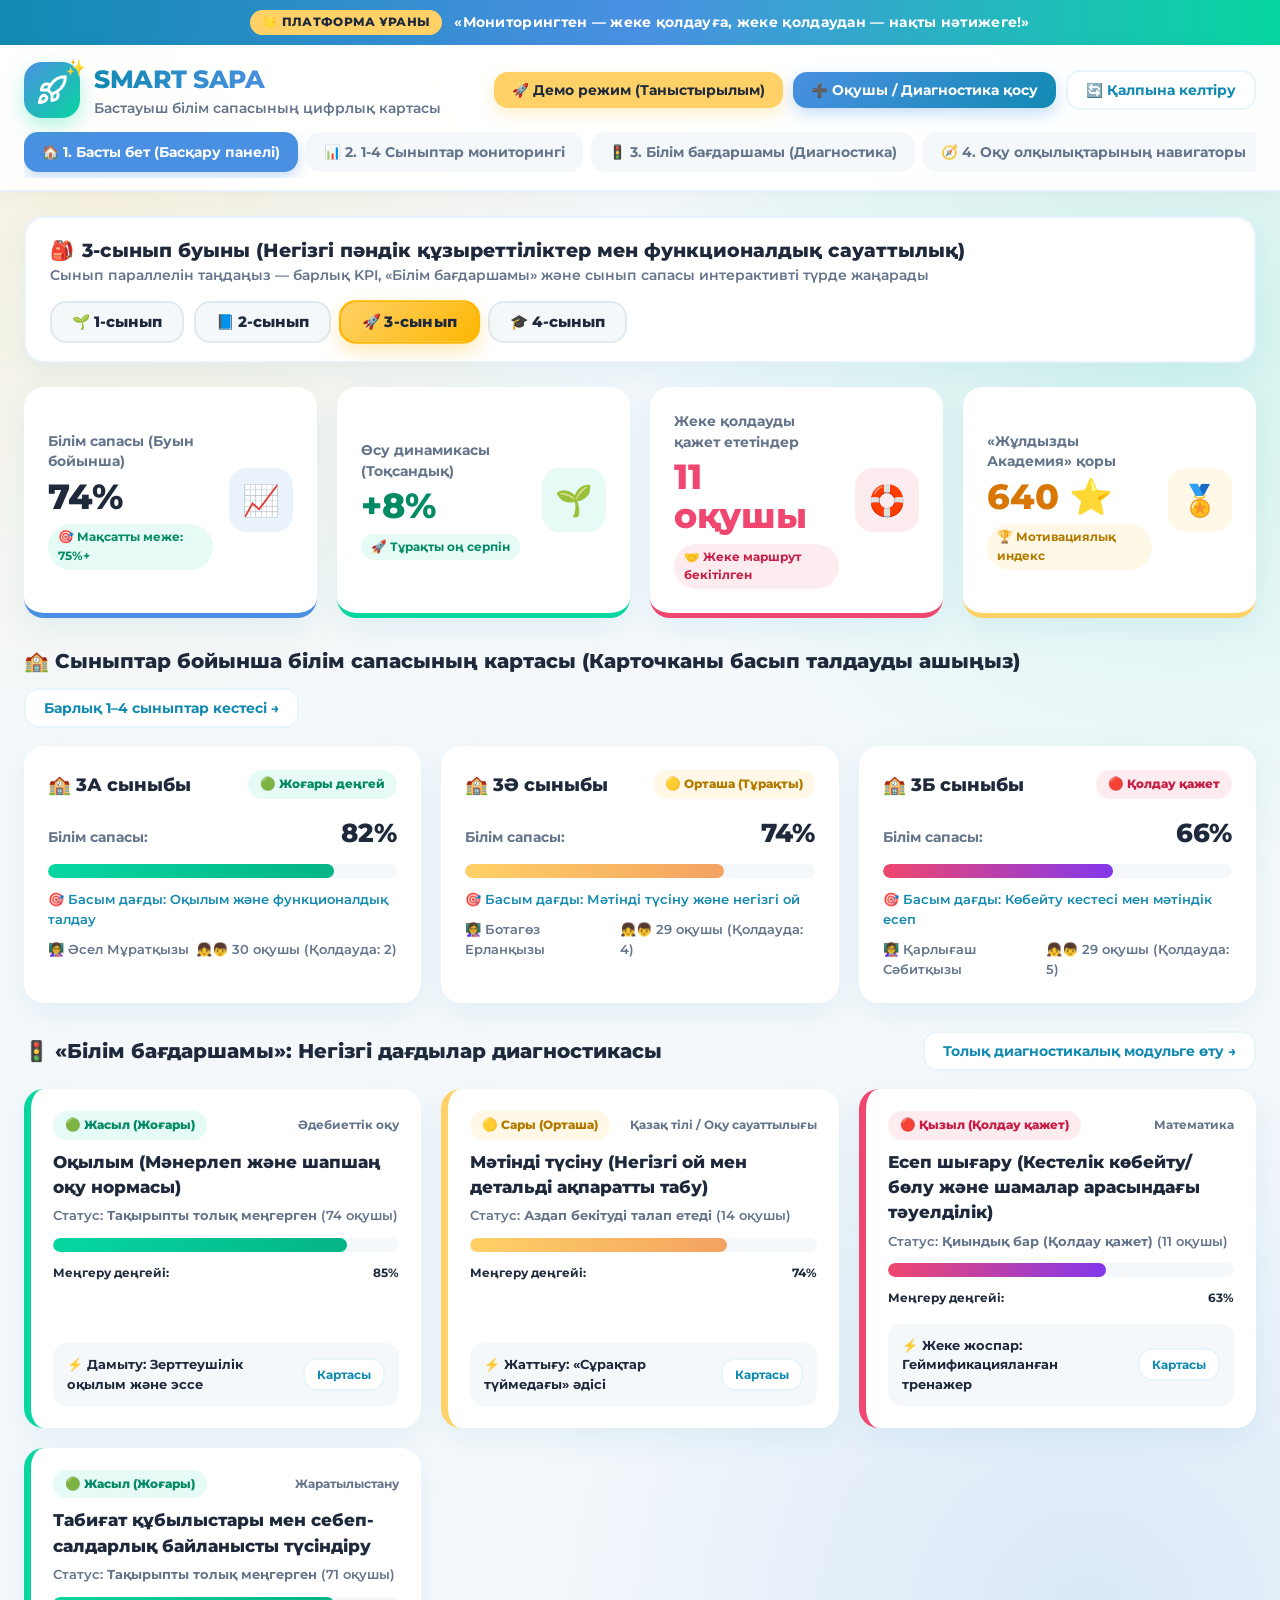
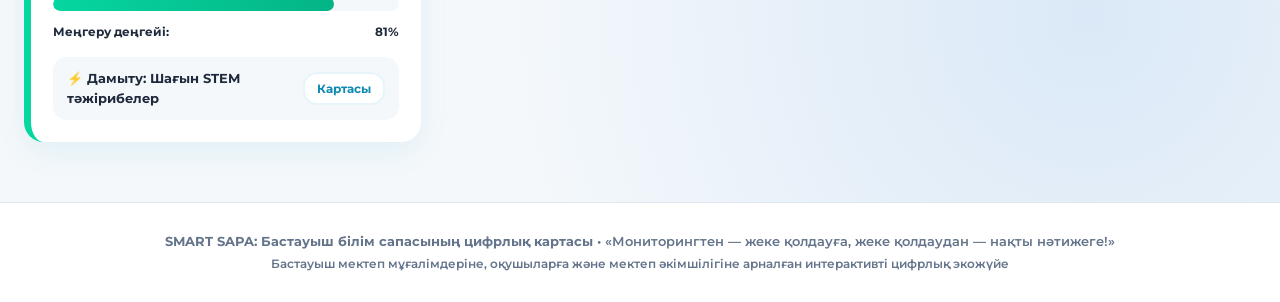
<file: index.html>
<!DOCTYPE html>
<html lang="kk">
<head>
  <meta charset="UTF-8" />
  <meta name="viewport" content="width=device-width, initial-scale=1.0" />
  <title>SMART SAPA — Бастауыш білім сапасының цифрлық картасы</title>
  <link rel="stylesheet" href="style.css" />
</head>
<body>

  <!-- ЖОҒАРҒЫ ҰРАН ЖОЛАҒЫ -->
  <div class="slogan-bar">
    <span class="slogan-badge">🌟 Платформа ұраны</span>
    <span>«Мониторингтен — жеке қолдауға, жеке қолдаудан — нақты нәтижеге!»</span>
  </div>

  <!-- ХЕДЕР ЖӘНЕ НАВИГАЦИЯ -->
  <header class="app-header">
    <div class="header-container">
      <div class="header-top">
        <div class="brand">
          <div class="brand-logo" aria-label="SMART SAPA логотипі">
            <svg width="32" height="32" viewBox="0 0 24 24" fill="none" stroke="#FFFFFF" stroke-width="2.2" stroke-linecap="round" stroke-linejoin="round">
              <path d="M4.5 16.5c-1.5 1.26-2 5-2 5s3.74-.5 5-2c.71-.84.7-2.13-.09-2.91a2.18 2.18 0 0 0-2.91-.09z"></path>
              <path d="m12 15-3-3a22 22 0 0 1 2-3.95A12.88 12.88 0 0 1 22 2c0 2.72-.78 7.5-6 11a22.35 22.35 0 0 1-4 2z"></path>
              <path d="M9 12H4s.55-3.03 2-4c1.62-1.08 5 0 5 0"></path>
              <path d="M12 15v5s3.03-.55 4-2c1.08-1.62 0-5 0-5"></path>
            </svg>
          </div>
          <div class="brand-text">
            <h1>SMART SAPA</h1>
            <p>Бастауыш білім сапасының цифрлық картасы</p>
          </div>
        </div>

        <div class="header-actions">
          <button class="btn btn-demo" onclick="triggerJuryDemoMode()">
            🚀 Демо режим (Таныстырылым)
          </button>
          <button class="btn btn-primary" onclick="openAddStudentModal()">
            ➕ Оқушы / Диагностика қосу
          </button>
          <button class="btn btn-outline" onclick="resetDemoData()" title="Бастапқы деректерді қалпына келтіру">
            🔄 Қалпына келтіру
          </button>
        </div>
      </div>

      <!-- 6 НЕГІЗГІ МОДУЛЬ НАВИГАЦИЯСЫ -->
      <nav class="main-nav" aria-label="Негізгі мәзір">
        <button class="nav-btn active" data-target="sec-dashboard" onclick="switchSection('sec-dashboard')">
          🏠 1. Басты бет (Басқару панелі)
        </button>
        <button class="nav-btn" data-target="sec-monitoring" onclick="switchSection('sec-monitoring')">
          📊 2. 1-4 Сыныптар мониторингі
        </button>
        <button class="nav-btn" data-target="sec-traffic" onclick="switchSection('sec-traffic')">
          🚦 3. Білім бағдаршамы (Диагностика)
        </button>
        <button class="nav-btn" data-target="sec-gaps" onclick="switchSection('sec-gaps')">
          🧭 4. Оқу олқылықтарының навигаторы
        </button>
        <button class="nav-btn" data-target="sec-passport" onclick="switchSection('sec-passport')">
          🌟 5. Өсу траекториясы (Оқушы карточкасы)
        </button>
        <button class="nav-btn" data-target="sec-management" onclick="switchSection('sec-management')">
          👩‍💼 6. Басқарушылық шешімдер
        </button>
      </nav>
    </div>
  </header>

  <!-- НЕГІЗГІ КОНТЕНТ АЙМАҒЫ -->
  <main class="main-content">

    <!-- СЫНЫП БУЫНЫН АУЫСТЫРУ БАРЫ (1-4 СЫНЫПТАР) -->
    <div class="grade-switcher-bar">
      <div class="grade-switcher-info">
        <h2>🎒 <span id="currentGradeTitle">3-сынып буыны (Негізгі пәндік құзыреттіліктер)</span></h2>
        <p>Сынып параллелін таңдаңыз — барлық KPI, «Білім бағдаршамы» және сынып сапасы интерактивті түрде жаңарады</p>
      </div>
      <div class="grade-buttons">
        <button class="grade-btn" data-grade="1" onclick="selectGrade(1)">🌱 1-сынып</button>
        <button class="grade-btn" data-grade="2" onclick="selectGrade(2)">📘 2-сынып</button>
        <button class="grade-btn active" data-grade="3" onclick="selectGrade(3)">🚀 3-сынып</button>
        <button class="grade-btn" data-grade="4" onclick="selectGrade(4)">🎓 4-сынып</button>
      </div>
    </div>

    <!-- =========================================================
         1-БӨЛІМ: БАСТЫ БЕТ — БАСҚАРУ ПАНЕЛІ (DASHBOARD)
    ========================================================== -->
    <section id="sec-dashboard" class="section-view active">
      <!-- ЖОҒАРҒЫ ВИЗУАЛДЫ KPI КАРТОЧКАЛАРЫ -->
      <div class="kpi-grid">
        <div class="kpi-card kpi-quality">
          <div class="kpi-info">
            <span class="kpi-label">Білім сапасы (Буын бойынша)</span>
            <div class="kpi-value" id="kpiQuality">74%</div>
            <span class="kpi-sub pill-green">🎯 Мақсатты меже: 75%+</span>
          </div>
          <div class="kpi-icon-box" style="background:var(--primary-blue-light); color:var(--primary-blue);">
            📈
          </div>
        </div>

        <div class="kpi-card kpi-growth">
          <div class="kpi-info">
            <span class="kpi-label">Өсу динамикасы (Тоқсандық)</span>
            <div class="kpi-value" id="kpiGrowth" style="color:#048A65;">+8%</div>
            <span class="kpi-sub pill-green">🚀 Тұрақты оң серпін</span>
          </div>
          <div class="kpi-icon-box" style="background:var(--bright-green-light); color:#048A65;">
            🌱
          </div>
        </div>

        <div class="kpi-card kpi-support">
          <div class="kpi-info">
            <span class="kpi-label">Жеке қолдауды қажет ететіндер</span>
            <div class="kpi-value" id="kpiSupport" style="color:var(--coral-red);">11 оқушы</div>
            <span class="kpi-sub pill-red">🤝 Жеке маршрут бекітілген</span>
          </div>
          <div class="kpi-icon-box" style="background:var(--coral-red-light); color:var(--coral-red);">
            🛟
          </div>
        </div>

        <div class="kpi-card kpi-stars">
          <div class="kpi-info">
            <span class="kpi-label">«Жұлдызды Академия» қоры</span>
            <div class="kpi-value" id="kpiStars" style="color:#D97706;">640 ⭐</div>
            <span class="kpi-sub pill-yellow">🏆 Мотивациялық индекс</span>
          </div>
          <div class="kpi-icon-box" style="background:var(--soft-yellow-light); color:#D97706;">
            🏅
          </div>
        </div>
      </div>

      <!-- СЫНЫПТАР БОЙЫНША БІЛІМ САПАСЫ КАРТОЧКАЛАРЫ -->
      <div class="block-header">
        <div class="block-title">🏫 Сыныптар бойынша білім сапасының картасы (Карточканы басып талдауды ашыңыз)</div>
        <button class="btn btn-outline" onclick="switchSection('sec-monitoring')">Барлық 1–4 сыныптар кестесі →</button>
      </div>
      <div class="class-cards-grid" id="dashboardClassGrid"></div>

      <!-- БАСТЫ БЕТТЕГІ «БІЛІМ БАҒДАРШАМЫ» ЖЕДЕЛ ШОЛУЫ -->
      <div class="block-header">
        <div class="block-title">🚦 «Білім бағдаршамы»: Негізгі дағдылар диагностикасы</div>
        <button class="btn btn-outline" onclick="switchSection('sec-traffic')">Толық диагностикалық модульге өту →</button>
      </div>
      <div class="diagnostic-grid" id="dashboardQuickTraffic"></div>
    </section>

    <!-- =========================================================
         2-БӨЛІМ: 1-4 СЫНЫПТАР МОНИТОРИНГІ
    ========================================================== -->
    <section id="sec-monitoring" class="section-view">
      <div class="block-header">
        <div class="block-title">📊 1–4 Сыныптар бойынша кешенді сапа мониторингі</div>
        <span class="traffic-pill pill-green">Жалпы бастауыш буын: 354 оқушы</span>
      </div>

      <div class="data-table-wrapper" style="margin-bottom:24px;">
        <table class="smart-table">
          <thead>
            <tr>
              <th>Сынып параллелі</th>
              <th>Оқушы саны</th>
              <th>Орташа білім сапасы</th>
              <th>Өсу динамикасы</th>
              <th>Жеке қолдауда</th>
              <th>Сыныптар бөлінісіндегі көрсеткіш</th>
              <th>Әрекет</th>
            </tr>
          </thead>
          <tbody id="allGradesComparisonBody"></tbody>
        </table>
      </div>

      <div class="management-grid">
        <div class="mgmt-card">
          <h3 style="font-size:1.1rem; font-weight:800; margin-bottom:12px;">🎯 Пәндер бойынша орташа меңгеру көрсеткіші</h3>
          <div style="display:flex; flex-direction:column; gap:14px;">
            <div>
              <div style="display:flex; justify-content:space-between; font-size:0.86rem; font-weight:700;">
                <span>📖 Әдебиеттік оқу / Ана тілі (Оқылым)</span>
                <span style="color:#048A65;">84% (Жоғары)</span>
              </div>
              <div class="progress-track"><div class="progress-fill fill-green" style="width:84%"></div></div>
            </div>
            <div>
              <div style="display:flex; justify-content:space-between; font-size:0.86rem; font-weight:700;">
                <span>✍️ Қазақ тілі (Грамматика және жазылым)</span>
                <span style="color:#B27B00;">76% (Тұрақты)</span>
              </div>
              <div class="progress-track"><div class="progress-fill fill-yellow" style="width:76%"></div></div>
            </div>
            <div>
              <div style="display:flex; justify-content:space-between; font-size:0.86rem; font-weight:700;">
                <span>🔢 Математика (Логика және мәтіндік есептер)</span>
                <span style="color:var(--coral-red);">71% (Назарда)</span>
              </div>
              <div class="progress-track"><div class="progress-fill fill-red" style="width:71%"></div></div>
            </div>
            <div>
              <div style="display:flex; justify-content:space-between; font-size:0.86rem; font-weight:700;">
                <span>🌍 Жаратылыстану және Дүниетану</span>
                <span style="color:#048A65;">82% (Жоғары)</span>
              </div>
              <div class="progress-track"><div class="progress-fill fill-green" style="width:82%"></div></div>
            </div>
          </div>
        </div>

        <div class="mgmt-card">
          <h3 style="font-size:1.1rem; font-weight:800; margin-bottom:12px;">💡 Мониторингтің басты қағидаты</h3>
          <div class="decision-item">
            <div style="font-size:1.5rem;">🛡️</div>
            <div>
              <strong style="font-size:0.9rem;">Жазалау емес — дер кезінде қолдау</strong>
              <p style="font-size:0.82rem; color:var(--text-muted); margin-top:4px;">
                Цифрлық карта оқушыларды бір-бірімен салыстырып рейтинг жасамайды, әр баланың кешегі нәтижесімен бүгінгі жетістігін салыстырады.
              </p>
            </div>
          </div>
          <div class="decision-item" style="border-left-color:var(--bright-green);">
            <div style="font-size:1.5rem;">🔁</div>
            <div>
              <strong style="font-size:0.9rem;">Әр 2 апталық микро-диагностика</strong>
              <p style="font-size:0.82rem; color:var(--text-muted); margin-top:4px;">
                Тоқсан соңын күтпей, БЖБ алдында олқылықты ерте анықтап, «Білім бағдаршамы» арқылы түзету жаттығуын ұсынады.
              </p>
            </div>
          </div>
        </div>
      </div>
    </section>

    <!-- =========================================================
         3-БӨЛІМ: «БІЛІМ БАҒДАРШАМЫ» МОДУЛІ (ДИАГНОСТИКАЛЫҚ КАРТА)
    ========================================================== -->
    <section id="sec-traffic" class="section-view">
      <div class="traffic-banner">
        <div>
          <h2 style="font-size:1.4rem; font-weight:800; margin-bottom:6px;">🚦 «Білім бағдаршамы» диагностикалық матрицасы</h2>
          <p style="font-size:0.88rem; opacity:0.9; max-width:700px;">
            Әр дағды үш түсті индикатормен белгіленеді: <strong>Жасыл</strong> — шығармашылық дамыту, <strong>Сары</strong> — бекіту жаттығуы, <strong>Қызыл</strong> — жеке қолдау жоспары.
          </p>
        </div>
        <div class="traffic-lights-visual">
          <div class="light-circle green" title="Жоғары деңгей">🟢</div>
          <div class="light-circle yellow" title="Орташа деңгей">🟡</div>
          <div class="light-circle red" title="Қолдау қажет">🔴</div>
        </div>
      </div>

      <div class="filter-tabs">
        <button class="filter-chip active" data-level="all" onclick="filterTraffic('all')">Барлық дағдылар</button>
        <button class="filter-chip" data-level="green" onclick="filterTraffic('green')">🟢 Жасыл (Толық меңгерген → Дамыту)</button>
        <button class="filter-chip" data-level="yellow" onclick="filterTraffic('yellow')">🟡 Сары (Бекітуді қажет етеді → Жаттығу)</button>
        <button class="filter-chip" data-level="red" onclick="filterTraffic('red')">🔴 Қызыл (Қиындық бар → Жеке жоспар)</button>
      </div>

      <div class="diagnostic-grid" id="trafficDiagnosticGrid"></div>
    </section>

    <!-- =========================================================
         4-БӨЛІМ: «ОҚУ ОЛҚЫЛЫҚТАРЫНЫҢ НАВИГАТОРЫ» МОДУЛІ
    ========================================================== -->
    <section id="sec-gaps" class="section-view">
      <div class="block-header">
        <div>
          <h2 class="block-title">🧭 «Оқу олқылықтарының навигаторы» және әдістемелік банк</h2>
          <p style="font-size:0.86rem; color:var(--text-muted); font-weight:600;">
            Жиі кездесетін қиындықтар банкі және мұғалімге арналған дайын адаптивті интерактивті тапсырмалар
          </p>
        </div>
      </div>

      <div class="gaps-grid" id="learningGapsContainer"></div>
    </section>

    <!-- =========================================================
         5-БӨЛІМ: «ӨСУ ТРАЕКТОРИЯСЫ» (ОҚУШЫНЫҢ ЖЕКЕ ПАСПОРТЫ)
    ========================================================== -->
    <section id="sec-passport" class="section-view">
      <div class="block-header">
        <div>
          <h2 class="block-title">🌟 «Өсу траекториясы» — Оқушының жеке цифрлық паспорты</h2>
          <p style="font-size:0.86rem; color:var(--text-muted); font-weight:600;">
            Рейтинг үшін емес, оқушының өзіндік өсу динамикасын бақылау және «Жұлдызды Академия» геймификациясы
          </p>
        </div>
        <div style="display:flex; align-items:center; gap:10px; flex-wrap:wrap;">
          <label for="studentSelectDropdown" style="font-size:0.85rem; font-weight:800;">Оқушыны таңдау:</label>
          <select id="studentSelectDropdown" class="form-control" style="width:auto; min-width:250px;" onchange="onStudentChange(this.value)"></select>
          <button class="btn btn-demo" onclick="awardStarToCurrentStudent()">⭐ +5 Жұлдызша сыйлау</button>
        </div>
      </div>

      <div class="passport-layout">
        <!-- СОЛ ЖАҚ: ПРОФИЛЬ ЖӘНЕ ЖҰЛДЫЗДЫ АКАДЕМИЯ -->
        <div class="student-profile-card">
          <div class="student-avatar" id="passportAvatar">🚀</div>
          <h3 style="font-size:1.3rem; font-weight:800;" id="passportName">Арман Асқарұлы</h3>
          <p style="font-size:0.88rem; font-weight:700; color:var(--primary-blue); margin-top:2px;" id="passportGrade">3А сынып</p>

          <div class="star-counter">
            <span>⭐</span>
            <span id="passportStars">145 Жұлдызша</span>
          </div>

          <div style="background:var(--bright-green-light); color:#055A43; padding:8px 12px; border-radius:12px; font-size:0.8rem; font-weight:700; margin-bottom:14px;" id="passportSupportStatus">
            Оң динамика (Сарыдан -> Жасылға өтуде)
          </div>

          <h4 style="font-size:0.92rem; font-weight:800; text-align:left; margin-top:10px;">🏅 «Жұлдызды Академия» төсбелгілері:</h4>
          <div class="badges-grid" id="passportBadgesGrid"></div>
        </div>

        <!-- ОҢ ЖАҚ: ПРОГРЕСС-БАРЛАР САЛЫСТЫРУЫ -->
        <div class="trajectory-details">
          <div class="comparison-card">
            <div style="display:flex; justify-content:space-between; align-items:center; flex-wrap:wrap; gap:8px; margin-bottom:16px;">
              <h3 style="font-size:1.15rem; font-weight:800;">📈 Бастапқы және қазіргі нәтижелер динамикасы</h3>
              <span class="traffic-pill pill-green">Жеке қолдау нәтижесі</span>
            </div>
            <div id="passportSkillsCompare"></div>
          </div>

          <div class="comparison-card" style="border-left: 6px solid var(--soft-yellow);">
            <h4 style="font-size:1rem; font-weight:800; margin-bottom:8px;">👩‍🏫 Педагог-куратордың қорытындысы мен ұсынымы:</h4>
            <p style="font-size:0.9rem; font-weight:600; color:var(--text-dark);" id="passportMentorNote"></p>
          </div>
        </div>
      </div>
    </section>

    <!-- =========================================================
         6-БӨЛІМ: ДИРЕКТОР ОРЫНБАСАРЫНА АРНАЛҒАН «БАСҚАРУШЫЛЫҚ ШЕШІМДЕР ПАНЕЛІ»
    ========================================================== -->
    <section id="sec-management" class="section-view">
      <div class="block-header">
        <div>
          <h2 class="block-title">👩‍💼 Директордың оқу ісі жөніндегі орынбасарына арналған «Басқарушылық шешімдер панелі»</h2>
          <p style="font-size:0.86rem; color:var(--text-muted); font-weight:600;">
            Мектепшілік әдістемелік талдау, автоматты педкеңес ұсыныстары және атаулы әдістемелік қолдау картасы
          </p>
        </div>
        <button class="btn btn-primary" onclick="showToast('📄 Тоқсандық аналитикалық есеп дайындалды!'); window.print();">
          🖨️ Аналитикалық есепті басып шығару
        </button>
      </div>

      <div class="management-grid">
        <div class="mgmt-card">
          <h3 style="font-size:1.12rem; font-weight:800; margin-bottom:14px;">📌 Автоматты түрде генерацияланған әдістемелік шешімдер</h3>

          <div class="decision-item" style="border-left-color:var(--coral-red);">
            <div style="font-size:1.5rem;">🚨</div>
            <div>
              <strong style="font-size:0.92rem;">1. 2Б және 3Б сыныптарына математикадан атаулы әдістемелік десант</strong>
              <p style="font-size:0.82rem; color:var(--text-muted); margin-top:4px;">
                Диагностика бойынша «Екі амалмен мәтіндік есеп шығару» дағдысы 63–64% көрсеткіште. Әдістемелік бірлестік отырысында сызбамен модельдеу шеберлік сағатын өткізу ұсынылады.
              </p>
            </div>
          </div>

          <div class="decision-item" style="border-left-color:var(--soft-yellow);">
            <div style="font-size:1.5rem;">🤝</div>
            <div>
              <strong style="font-size:0.92rem;">2. Lesson Study (Сабақты зерттеу) фокус-тобын құру</strong>
              <p style="font-size:0.82rem; color:var(--text-muted); margin-top:4px;">
                3А сынып мұғалімі Әсел Мұратқызының (82% сапа) оқылым сауаттылығы бойынша озық тәжірибесін 3Ә және 3Б сыныптарына тарату, өзара сабаққа қатысу кестесін бекіту.
              </p>
            </div>
          </div>

          <div class="decision-item" style="border-left-color:var(--bright-green);">
            <div style="font-size:1.5rem;">🎓</div>
            <div>
              <strong style="font-size:0.92rem;">3. 4-сыныптарда ББЖМ-ге (Білім алушылардың білім жетістіктерінің мониторингі) дайындық</strong>
              <p style="font-size:0.82rem; color:var(--text-muted); margin-top:4px;">
                Инфографика мен кестелік мәтіндерді салыстырмалы талдау бойынша апталық 20 минуттық функционалдық сауаттылық практикумын енгізу.
              </p>
            </div>
          </div>
        </div>

        <div class="mgmt-card">
          <h3 style="font-size:1.12rem; font-weight:800; margin-bottom:14px;">📊 Мектепшілік әдістемелік қолдау матрицасы</h3>
          <div class="data-table-wrapper" style="padding:0; box-shadow:none;">
            <table class="smart-table" style="min-width:100%;">
              <thead>
                <tr>
                  <th>Фокус сынып / Пән</th>
                  <th>Анықталған мәселе</th>
                  <th>Басқарушылық шешім</th>
                  <th>Мерзімі</th>
                </tr>
              </thead>
              <tbody>
                <tr>
                  <td><strong>3Б сыныбы</strong><br/><span style="font-size:0.75rem; color:var(--text-muted);">Математика</span></td>
                  <td>Кестелік көбейту және есеп шарты (66%)</td>
                  <td><span class="traffic-pill pill-red">Жеке қолдау + Менторлық</span></td>
                  <td>Апта сайын</td>
                </tr>
                <tr>
                  <td><strong>2Б сыныбы</strong><br/><span style="font-size:0.75rem; color:var(--text-muted);">Математика</span></td>
                  <td>Құрама есептерді модельдеу (69%)</td>
                  <td><span class="traffic-pill pill-yellow">Коучинг және тренажер</span></td>
                  <td>2 аптада 1 рет</td>
                </tr>
                <tr>
                  <td><strong>1Б сыныбы</strong><br/><span style="font-size:0.75rem; color:var(--text-muted);">Ана тілі</span></td>
                  <td>Жазу каллиграфиясы мен дыбыстық талдау</td>
                  <td><span class="traffic-pill pill-yellow">Ата-анамен серіктестік</span></td>
                  <td>Тұрақты</td>
                </tr>
                <tr>
                  <td><strong>4А, 3А сыныптары</strong><br/><span style="font-size:0.75rem; color:var(--text-muted);">Оқу сауаттылығы</span></td>
                  <td>Жоғары динамика (82%–86%)</td>
                  <td><span class="traffic-pill pill-green">Іс-тәжірибені тарату</span></td>
                  <td>Тоқсан соңы</td>
                </tr>
              </tbody>
            </table>
          </div>
        </div>
      </div>
    </section>

  </main>

  <!-- МОДАЛЬДЫ ТЕРЕЗЕ (ДИАГНОСТИКА, ЖЕКЕ ЖОСПЫР ЖӘНЕ ОҚУШЫ ҚОСУ) -->
  <div class="modal-overlay" id="appModal" onclick="if(event.target === this) closeModal()">
    <div class="modal-box">
      <button class="modal-close" onclick="closeModal()" aria-label="Жабу">✕</button>
      <div id="dynamicModalBody"></div>
    </div>
  </div>

  <!-- ХАБАРЛАМАЛАР КОНТЕЙНЕРІ (TOAST) -->
  <div class="toast-container" id="toastContainer"></div>

  <!-- ФУТЕР -->
  <footer class="app-footer">
    <p><strong>SMART SAPA: Бастауыш білім сапасының цифрлық картасы</strong> • «Мониторингтен — жеке қолдауға, жеке қолдаудан — нақты нәтижеге!»</p>
    <p style="margin-top:4px; font-size:0.78rem;">Бастауыш мектеп мұғалімдеріне, оқушыларға және мектеп әкімшілігіне арналған интерактивті цифрлық экожүйе</p>
  </footer>

  <script src="script.js"></script>
</body>
</html>
</file>
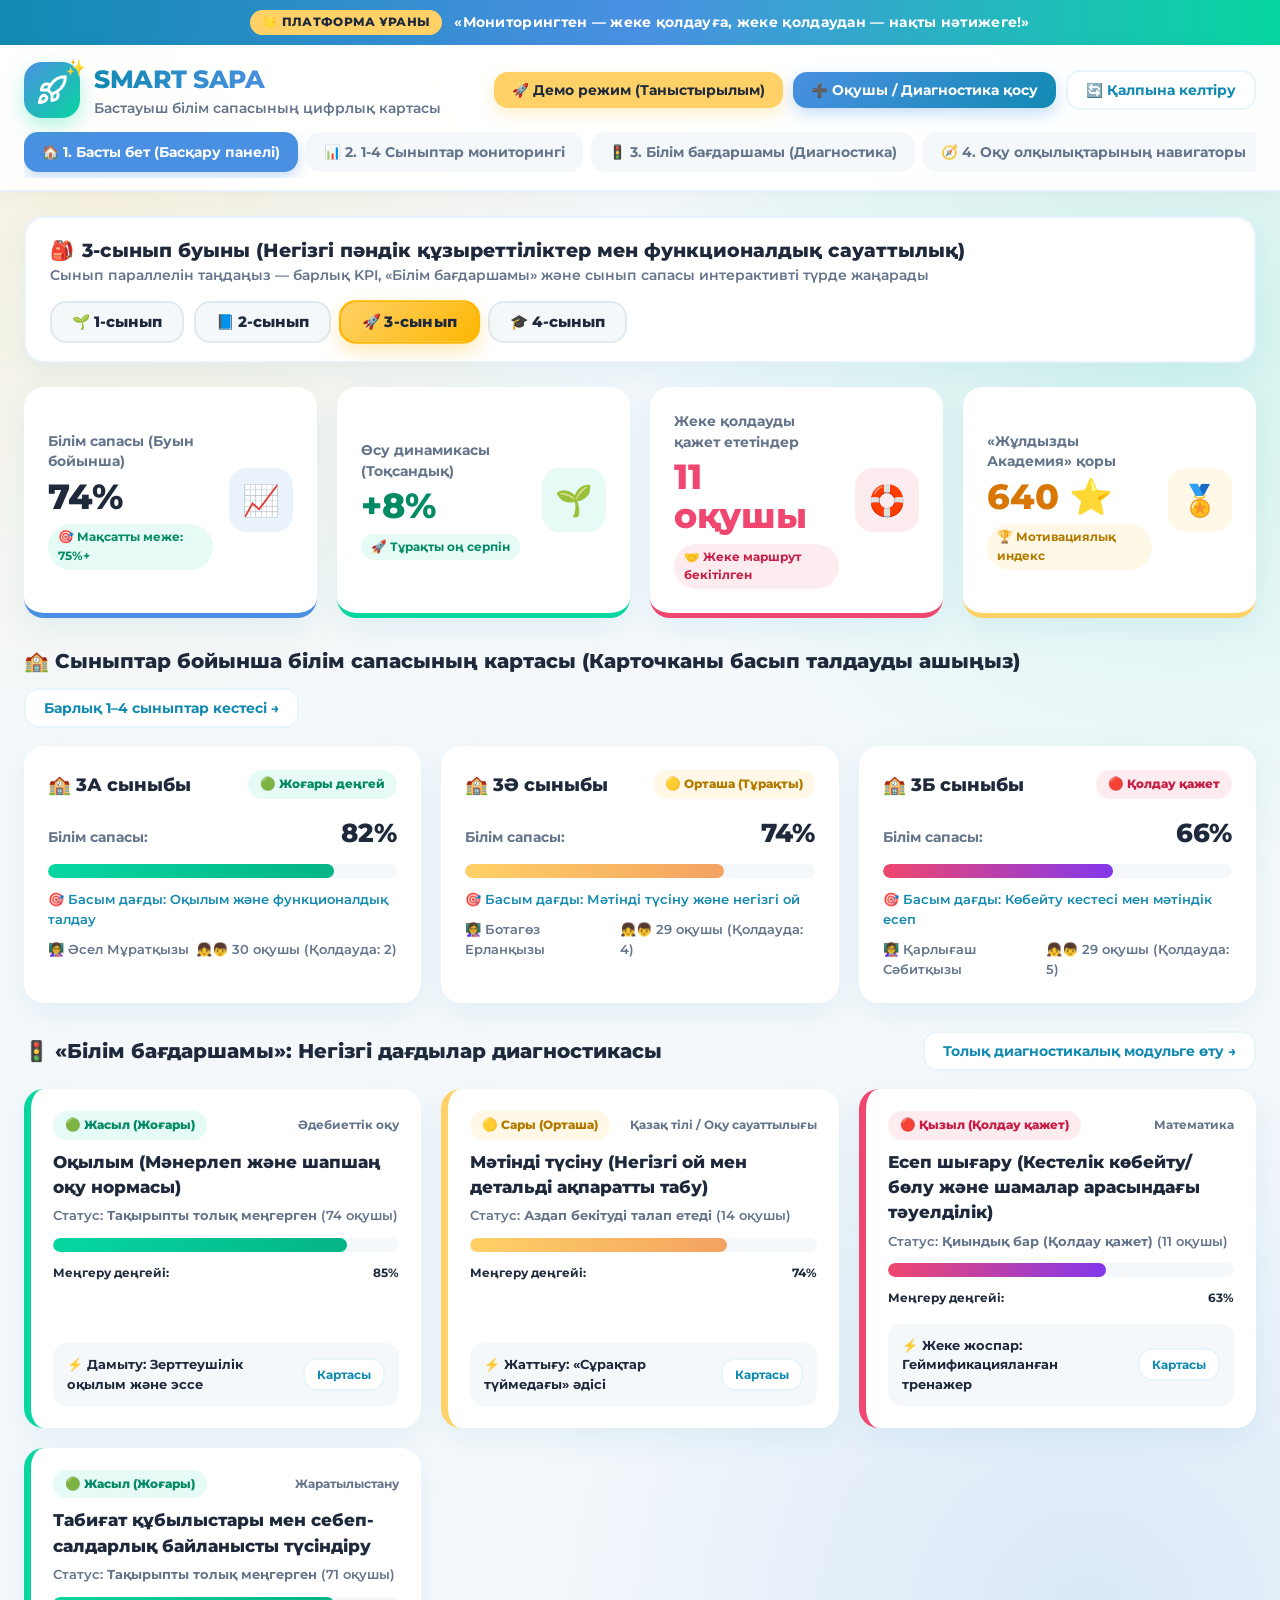
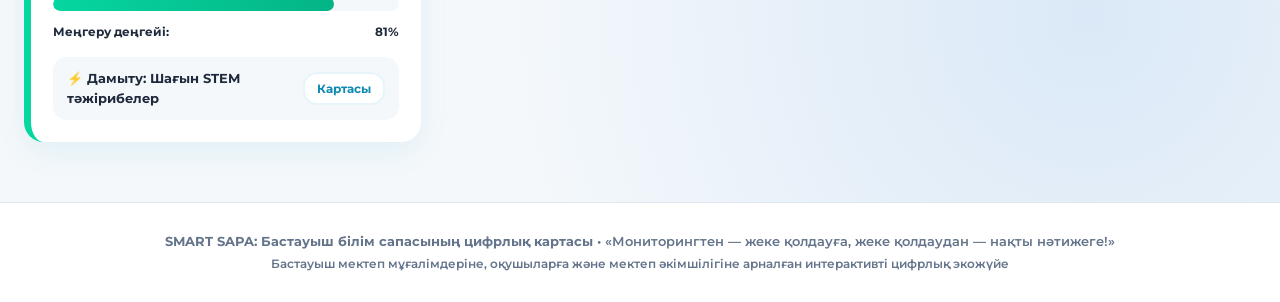
<file: smart-sapa-single.html>
﻿<!DOCTYPE html>
<html lang="kk">
<head>
  <meta charset="UTF-8" />
  <meta name="viewport" content="width=device-width, initial-scale=1.0" />
  <title>SMART SAPA — Бастауыш білім сапасының цифрлық картасы</title>
  <style>
@import url('https://fonts.googleapis.com/css2?family=Montserrat:wght@400;600;700;800&display=swap');

:root {
  --primary-blue: #4A90E2;
  --primary-blue-light: #EAF3FC;
  --soft-yellow: #FFD166;
  --soft-yellow-light: #FFF8E6;
  --bright-green: #06D6A0;
  --bright-green-light: #E6FBF5;
  --coral-red: #EF476F;
  --coral-red-light: #FDECEF;
  --teal-accent: #118AB2;
  --teal-accent-light: #E7F5FA;
  --purple-playful: #8338EC;
  --purple-light: #F3EBFF;
  --bg-main: #F4F8FB;
  --card-bg: #FFFFFF;
  --text-dark: #1E293B;
  --text-muted: #64748B;
  --border-soft: #E2E8F0;
  --radius-lg: 20px;
  --radius-md: 14px;
  --radius-pill: 999px;
  --shadow-soft: 0 10px 30px rgba(17, 138, 178, 0.08);
  --shadow-hover: 0 16px 36px rgba(74, 144, 226, 0.16);
  --transition: all 0.3s cubic-bezier(0.25, 0.8, 0.25, 1);
}

* {
  box-sizing: border-box;
  margin: 0;
  padding: 0;
  font-family: 'Montserrat', sans-serif;
}

body {
  background: var(--bg-main);
  background-image: 
    radial-gradient(circle at 8% 12%, rgba(255, 209, 102, 0.18) 0%, transparent 25%),
    radial-gradient(circle at 92% 18%, rgba(6, 214, 160, 0.14) 0%, transparent 28%),
    radial-gradient(circle at 85% 85%, rgba(74, 144, 226, 0.15) 0%, transparent 30%);
  color: var(--text-dark);
  min-height: 100vh;
  line-height: 1.5;
  overflow-x: hidden;
}

/* TOP SLOGAN BAR */
.slogan-bar {
  background: linear-gradient(90deg, var(--teal-accent), var(--primary-blue), var(--bright-green));
  color: #fff;
  text-align: center;
  padding: 10px 16px;
  font-size: 0.9rem;
  font-weight: 700;
  letter-spacing: 0.3px;
  display: flex;
  justify-content: center;
  align-items: center;
  gap: 12px;
  flex-wrap: wrap;
}

.slogan-badge {
  background: var(--soft-yellow);
  color: #1E293B;
  padding: 3px 12px;
  border-radius: var(--radius-pill);
  font-weight: 800;
  font-size: 0.78rem;
  text-transform: uppercase;
}

/* HEADER & NAVIGATION */
.app-header {
  background: rgba(255, 255, 255, 0.92);
  backdrop-filter: blur(12px);
  position: sticky;
  top: 0;
  z-index: 100;
  box-shadow: 0 4px 20px rgba(0, 0, 0, 0.04);
  border-bottom: 2px solid rgba(74, 144, 226, 0.12);
}

.header-container {
  max-width: 1400px;
  margin: 0 auto;
  padding: 16px 24px 12px;
}

.header-top {
  display: flex;
  justify-content: space-between;
  align-items: center;
  gap: 16px;
  flex-wrap: wrap;
  margin-bottom: 14px;
}

.brand {
  display: flex;
  align-items: center;
  gap: 14px;
}

.brand-logo {
  width: 56px;
  height: 56px;
  border-radius: 18px;
  background: linear-gradient(135deg, var(--primary-blue), var(--bright-green));
  display: flex;
  align-items: center;
  justify-content: center;
  box-shadow: 0 8px 20px rgba(6, 214, 160, 0.3);
  position: relative;
  flex-shrink: 0;
}

.brand-logo::after {
  content: "✨";
  position: absolute;
  top: -6px;
  right: -6px;
  font-size: 16px;
}

.brand-text h1 {
  font-size: 1.55rem;
  font-weight: 800;
  background: linear-gradient(90deg, var(--teal-accent), var(--primary-blue), var(--coral-red));
  -webkit-background-clip: text;
  -webkit-text-fill-color: transparent;
  letter-spacing: -0.5px;
}

.brand-text p {
  font-size: 0.85rem;
  font-weight: 600;
  color: var(--text-muted);
}

.header-actions {
  display: flex;
  align-items: center;
  gap: 10px;
  flex-wrap: wrap;
}

.btn {
  border: none;
  cursor: pointer;
  padding: 10px 18px;
  border-radius: 14px;
  font-weight: 700;
  font-size: 0.86rem;
  display: inline-flex;
  align-items: center;
  gap: 8px;
  transition: var(--transition);
}

.btn-primary {
  background: linear-gradient(135deg, var(--primary-blue), var(--teal-accent));
  color: #fff;
  box-shadow: 0 6px 16px rgba(74, 144, 226, 0.3);
}

.btn-primary:hover {
  transform: translateY(-2px);
  box-shadow: 0 10px 22px rgba(74, 144, 226, 0.4);
}

.btn-demo {
  background: var(--soft-yellow);
  color: #1E293B;
  box-shadow: 0 6px 16px rgba(255, 209, 102, 0.35);
}

.btn-demo:hover {
  transform: translateY(-2px);
  background: #ffc53d;
}

.btn-outline {
  background: #fff;
  color: var(--teal-accent);
  border: 2px solid var(--teal-accent-light);
}

.btn-outline:hover {
  border-color: var(--teal-accent);
  background: var(--teal-accent-light);
}

/* NAV PILLS */
.main-nav {
  display: flex;
  gap: 8px;
  overflow-x: auto;
  padding-bottom: 6px;
  scrollbar-width: thin;
}

.nav-btn {
  background: var(--bg-main);
  color: var(--text-muted);
  border: 2px solid transparent;
  padding: 10px 16px;
  border-radius: 14px;
  font-size: 0.85rem;
  font-weight: 700;
  cursor: pointer;
  white-space: nowrap;
  display: flex;
  align-items: center;
  gap: 8px;
  transition: var(--transition);
}

.nav-btn:hover {
  background: var(--primary-blue-light);
  color: var(--primary-blue);
  transform: translateY(-1px);
}

.nav-btn.active {
  background: var(--primary-blue);
  color: #fff;
  box-shadow: 0 6px 15px rgba(74, 144, 226, 0.3);
}

/* MAIN CONTAINER */
.main-content {
  max-width: 1400px;
  margin: 24px auto 60px;
  padding: 0 24px;
}

/* HERO / GRADE FILTER BAR */
.grade-switcher-bar {
  background: var(--card-bg);
  border-radius: var(--radius-lg);
  padding: 18px 24px;
  box-shadow: var(--shadow-soft);
  margin-bottom: 24px;
  display: flex;
  justify-content: space-between;
  align-items: center;
  flex-wrap: wrap;
  gap: 16px;
  border: 2px solid rgba(74, 144, 226, 0.12);
}

.grade-switcher-info h2 {
  font-size: 1.2rem;
  font-weight: 800;
  color: var(--text-dark);
  display: flex;
  align-items: center;
  gap: 8px;
}

.grade-switcher-info p {
  font-size: 0.85rem;
  color: var(--text-muted);
  font-weight: 600;
}

.grade-buttons {
  display: flex;
  gap: 10px;
  flex-wrap: wrap;
}

.grade-btn {
  background: var(--bg-main);
  border: 2px solid var(--border-soft);
  padding: 10px 20px;
  border-radius: 16px;
  font-weight: 800;
  font-size: 0.92rem;
  color: var(--text-dark);
  cursor: pointer;
  display: flex;
  align-items: center;
  gap: 8px;
  transition: var(--transition);
}

.grade-btn:hover {
  border-color: var(--primary-blue);
  transform: translateY(-2px);
}

.grade-btn.active {
  background: linear-gradient(135deg, var(--soft-yellow), #FFB703);
  border-color: #FFB703;
  color: #1E293B;
  box-shadow: 0 8px 18px rgba(255, 209, 102, 0.45);
  transform: scale(1.03);
}

/* SECTIONS */
.section-view {
  display: none;
  animation: fadeIn 0.35s ease;
}

.section-view.active {
  display: block;
}

@keyframes fadeIn {
  from { opacity: 0; transform: translateY(10px); }
  to { opacity: 1; transform: translateY(0); }
}

/* KPI CARDS */
.kpi-grid {
  display: grid;
  grid-template-columns: repeat(auto-fit, minmax(260px, 1fr));
  gap: 20px;
  margin-bottom: 28px;
}

.kpi-card {
  background: var(--card-bg);
  border-radius: var(--radius-lg);
  padding: 24px;
  box-shadow: var(--shadow-soft);
  display: flex;
  align-items: center;
   justify-content: space-between;
  gap: 16px;
  position: relative;
  overflow: hidden;
  transition: var(--transition);
  border-bottom: 5px solid var(--primary-blue);
}

.kpi-card:hover {
  transform: translateY(-4px);
  box-shadow: var(--shadow-hover);
}

.kpi-card.kpi-quality { border-bottom-color: var(--primary-blue); }
.kpi-card.kpi-growth { border-bottom-color: var(--bright-green); }
.kpi-card.kpi-support { border-bottom-color: var(--coral-red); }
.kpi-card.kpi-stars { border-bottom-color: var(--soft-yellow); }

.kpi-info span.kpi-label {
  font-size: 0.85rem;
  font-weight: 700;
  color: var(--text-muted);
  display: block;
  margin-bottom: 6px;
}

.kpi-value {
  font-size: 2.2rem;
  font-weight: 800;
  color: var(--text-dark);
  line-height: 1.1;
}

.kpi-sub {
  display: inline-block;
  margin-top: 8px;
  font-size: 0.78rem;
  font-weight: 700;
  padding: 4px 10px;
  border-radius: var(--radius-pill);
}

.kpi-icon-box {
  width: 64px;
  height: 64px;
  border-radius: 18px;
  display: flex;
  align-items: center;
  justify-content: center;
  font-size: 1.9rem;
  flex-shrink: 0;
}

/* SECTION HEADERS */
.block-header {
  display: flex;
  justify-content: space-between;
  align-items: center;
  margin-bottom: 18px;
  flex-wrap: wrap;
  gap: 12px;
}

.block-title {
  font-size: 1.25rem;
  font-weight: 800;
  display: flex;
  align-items: center;
  gap: 10px;
}

/* CLASS QUALITY CARDS */
.class-cards-grid {
  display: grid;
  grid-template-columns: repeat(auto-fit, minmax(300px, 1fr));
  gap: 20px;
  margin-bottom: 28px;
}

.class-card {
  background: var(--card-bg);
  border-radius: var(--radius-lg);
  padding: 22px;
  box-shadow: var(--shadow-soft);
  transition: var(--transition);
  border: 2px solid transparent;
  cursor: pointer;
}

.class-card:hover {
  transform: translateY(-4px);
  box-shadow: var(--shadow-hover);
  border-color: var(--primary-blue);
}

.class-card-top {
  display: flex;
  justify-content: space-between;
  align-items: center;
  margin-bottom: 14px;
}

.class-badge {
  font-size: 1.15rem;
  font-weight: 800;
  display: flex;
  align-items: center;
  gap: 8px;
}

.traffic-pill {
  padding: 5px 12px;
  border-radius: var(--radius-pill);
  font-size: 0.78rem;
  font-weight: 800;
  display: inline-flex;
  align-items: center;
  gap: 6px;
}

.pill-green { background: var(--bright-green-light); color: #048A65; }
.pill-yellow { background: var(--soft-yellow-light); color: #B27B00; }
.pill-red { background: var(--coral-red-light); color: #C81E45; }

.progress-track {
  width: 100%;
  height: 14px;
  background: var(--bg-main);
  border-radius: var(--radius-pill);
  overflow: hidden;
  margin: 12px 0;
}

.progress-fill {
  height: 100%;
  border-radius: var(--radius-pill);
  transition: width 0.7s cubic-bezier(0.22, 1, 0.36, 1);
}

.fill-green { background: linear-gradient(90deg, #06D6A0, #04B486); }
.fill-yellow { background: linear-gradient(90deg, #FFD166, #F4A261); }
.fill-red { background: linear-gradient(90deg, #EF476F, #8338EC); }

.class-meta {
  display: flex;
  justify-content: space-between;
  font-size: 0.82rem;
  font-weight: 600;
  color: var(--text-muted);
  margin-top: 10px;
}

/* TRAFFIC LIGHT MODULE (БІЛІМ БАҒДАРШАМЫ) */
.traffic-banner {
  background: linear-gradient(135deg, #1E293B, #0F172A);
  color: #fff;
  border-radius: var(--radius-lg);
  padding: 24px;
  margin-bottom: 24px;
  display: flex;
  justify-content: space-between;
  align-items: center;
  flex-wrap: wrap;
  gap: 20px;
}

.traffic-lights-visual {
  display: flex;
  gap: 14px;
  background: rgba(255, 255, 255, 0.08);
  padding: 12px 20px;
  border-radius: var(--radius-pill);
}

.light-circle {
  width: 34px;
  height: 34px;
  border-radius: 50%;
  display: flex;
  align-items: center;
  justify-content: center;
  font-weight: 800;
  font-size: 0.85rem;
}

.light-circle.green { background: var(--bright-green); box-shadow: 0 0 16px var(--bright-green); color: #053B2C; }
.light-circle.yellow { background: var(--soft-yellow); box-shadow: 0 0 16px var(--soft-yellow); color: #4A3500; }
.light-circle.red { background: var(--coral-red); box-shadow: 0 0 16px var(--coral-red); color: #fff; }

.filter-tabs {
  display: flex;
  gap: 10px;
  margin-bottom: 20px;
  flex-wrap: wrap;
}

.filter-chip {
  padding: 8px 16px;
  border-radius: var(--radius-pill);
  border: 2px solid var(--border-soft);
  background: #fff;
  font-weight: 700;
  font-size: 0.84rem;
  cursor: pointer;
  transition: var(--transition);
}

.filter-chip.active {
  background: var(--teal-accent);
  color: #fff;
  border-color: var(--teal-accent);
}

.diagnostic-grid {
  display: grid;
  grid-template-columns: repeat(auto-fit, minmax(320px, 1fr));
  gap: 20px;
  margin-bottom: 28px;
}

.diag-card {
  background: var(--card-bg);
  border-radius: var(--radius-lg);
  padding: 22px;
  box-shadow: var(--shadow-soft);
  border-left: 7px solid var(--bright-green);
  transition: var(--transition);
  display: flex;
  flex-direction: column;
  justify-content: space-between;
}

.diag-card:hover {
  transform: translateY(-4px);
  box-shadow: var(--shadow-hover);
}

.diag-card.level-green { border-left-color: var(--bright-green); }
.diag-card.level-yellow { border-left-color: var(--soft-yellow); }
.diag-card.level-red { border-left-color: var(--coral-red); }

.diag-action-box {
  margin-top: 16px;
  padding: 12px 14px;
  border-radius: 14px;
  background: var(--bg-main);
  display: flex;
  justify-content: space-between;
  align-items: center;
  gap: 10px;
}

/* LEARNING GAPS NAVIGATOR */
.gaps-grid {
  display: grid;
  grid-template-columns: repeat(auto-fit, minmax(340px, 1fr));
  gap: 22px;
}

.gap-card {
  background: var(--card-bg);
  border-radius: var(--radius-lg);
  padding: 24px;
  box-shadow: var(--shadow-soft);
  border-top: 6px solid var(--teal-accent);
  transition: var(--transition);
}

.gap-card:hover {
  transform: translateY(-4px);
  box-shadow: var(--shadow-hover);
}

.gap-subject-tag {
  display: inline-block;
  padding: 4px 12px;
  border-radius: var(--radius-pill);
  font-size: 0.76rem;
  font-weight: 800;
  background: var(--primary-blue-light);
  color: var(--primary-blue);
  margin-bottom: 10px;
}

.gap-task-box {
  background: var(--soft-yellow-light);
  border: 2px dashed var(--soft-yellow);
  border-radius: 14px;
  padding: 14px;
  margin: 14px 0;
  font-size: 0.86rem;
}

/* STUDENT TRAJECTORY PASSPORT */
.passport-layout {
  display: grid;
  grid-template-columns: 360px 1fr;
  gap: 24px;
}

@media (max-width: 980px) {
  .passport-layout {
    grid-template-columns: 1fr;
  }
}

.student-profile-card {
  background: var(--card-bg);
  border-radius: var(--radius-lg);
  padding: 26px;
  box-shadow: var(--shadow-soft);
  text-align: center;
  border-top: 6px solid var(--primary-blue);
}

.student-avatar {
  width: 96px;
  height: 96px;
  border-radius: 50%;
  margin: 0 auto 14px;
  background: linear-gradient(135deg, var(--soft-yellow), var(--bright-green));
  display: flex;
  align-items: center;
  justify-content: center;
  font-size: 2.8rem;
  box-shadow: 0 8px 20px rgba(6, 214, 160, 0.25);
}

.star-counter {
  background: linear-gradient(90deg, #FFF3B0, #FFD166);
  color: #5C4000;
  padding: 10px 18px;
  border-radius: var(--radius-pill);
  font-weight: 800;
  display: inline-flex;
  align-items: center;
  gap: 8px;
  margin: 14px 0;
  font-size: 1rem;
}

.badges-grid {
  display: grid;
  grid-template-columns: 1fr 1fr;
  gap: 10px;
  margin-top: 16px;
}

.badge-item {
  background: var(--bg-main);
  padding: 12px 8px;
  border-radius: 14px;
  font-size: 0.78rem;
  font-weight: 700;
  border: 2px solid transparent;
  transition: var(--transition);
}

.badge-item.earned {
  background: var(--bright-green-light);
  border-color: var(--bright-green);
  color: #055A43;
}

.trajectory-details {
  display: flex;
  flex-direction: column;
  gap: 20px;
}

.comparison-card {
  background: var(--card-bg);
  border-radius: var(--radius-lg);
  padding: 24px;
  box-shadow: var(--shadow-soft);
}

.skill-compare-row {
  margin-bottom: 18px;
  padding-bottom: 14px;
  border-bottom: 1px dashed var(--border-soft);
}

.skill-compare-row:last-child {
  border-bottom: none;
  margin-bottom: 0;
}

.dual-bars {
  display: flex;
  flex-direction: column;
  gap: 6px;
  margin-top: 8px;
}

.bar-line {
  display: flex;
  align-items: center;
  gap: 10px;
  font-size: 0.8rem;
  font-weight: 700;
}

.bar-line span.bar-tag {
  width: 110px;
  color: var(--text-muted);
}

/* DEPUTY DIRECTOR PANEL */
.management-grid {
  display: grid;
  grid-template-columns: repeat(auto-fit, minmax(360px, 1fr));
  gap: 22px;
  margin-bottom: 24px;
}

.mgmt-card {
  background: var(--card-bg);
  border-radius: var(--radius-lg);
  padding: 24px;
  box-shadow: var(--shadow-soft);
}

.decision-item {
  display: flex;
  gap: 14px;
  padding: 14px;
  border-radius: 14px;
  background: var(--bg-main);
  margin-bottom: 12px;
  border-left: 5px solid var(--teal-accent);
}

/* TABLE STYLING */
.data-table-wrapper {
  background: var(--card-bg);
  border-radius: var(--radius-lg);
  padding: 22px;
  box-shadow: var(--shadow-soft);
  overflow-x: auto;
}

.smart-table {
  width: 100%;
  border-collapse: collapse;
  min-width: 680px;
}

.smart-table th {
  text-align: left;
  padding: 14px;
  background: var(--bg-main);
  color: var(--text-muted);
  font-size: 0.82rem;
  font-weight: 800;
  text-transform: uppercase;
}

.smart-table td {
  padding: 14px;
  border-bottom: 1px solid var(--border-soft);
  font-size: 0.88rem;
  font-weight: 600;
}

.smart-table tr:hover td {
  background: var(--primary-blue-light);
}

/* MODAL WINDOW */
.modal-overlay {
  position: fixed;
  inset: 0;
  background: rgba(15, 23, 42, 0.55);
  backdrop-filter: blur(5px);
  display: none;
  align-items: center;
  justify-content: center;
  z-index: 1000;
  padding: 20px;
}

.modal-overlay.open {
  display: flex;
  animation: fadeIn 0.25s ease;
}

.modal-box {
  background: var(--card-bg);
  border-radius: 24px;
  max-width: 650px;
  width: 100%;
  max-height: 90vh;
  overflow-y: auto;
  padding: 28px;
  box-shadow: 0 24px 60px rgba(0, 0, 0, 0.22);
  position: relative;
}

.modal-close {
  position: absolute;
  top: 20px;
  right: 20px;
  width: 38px;
  height: 38px;
  border-radius: 50%;
  border: none;
  background: var(--bg-main);
  font-size: 1.2rem;
  font-weight: 800;
  cursor: pointer;
}

.form-group {
  margin-bottom: 16px;
}

.form-group label {
  display: block;
  font-size: 0.84rem;
  font-weight: 700;
  margin-bottom: 6px;
}

.form-control {
  width: 100%;
  padding: 11px 14px;
  border-radius: 12px;
  border: 2px solid var(--border-soft);
  font-size: 0.9rem;
  font-weight: 600;
}

.form-control:focus {
  outline: none;
  border-color: var(--primary-blue);
}

/* TOAST NOTIFICATION */
.toast-container {
  position: fixed;
  bottom: 24px;
  right: 24px;
  z-index: 1200;
  display: flex;
  flex-direction: column;
  gap: 10px;
}

.toast {
  background: #1E293B;
  color: #fff;
  padding: 14px 20px;
  border-radius: 16px;
  font-weight: 700;
  font-size: 0.88rem;
  box-shadow: 0 10px 25px rgba(0,0,0,0.2);
  display: flex;
  align-items: center;
  gap: 10px;
  border-left: 6px solid var(--bright-green);
  animation: fadeIn 0.3s ease;
}

/* FOOTER */
.app-footer {
  text-align: center;
  padding: 28px 16px;
  color: var(--text-muted);
  font-size: 0.84rem;
  font-weight: 600;
  border-top: 1px solid var(--border-soft);
  background: #fff;
}

@media (max-width: 640px) {
  .header-container { padding: 12px 16px; }
  .main-content { padding: 0 16px; }
  .brand-text h1 { font-size: 1.25rem; }
  .kpi-value { font-size: 1.8rem; }
}

</style>
</head>
<body>

  <!-- ЖОҒАРҒЫ ҰРАН ЖОЛАҒЫ -->
  <div class="slogan-bar">
    <span class="slogan-badge">🌟 Платформа ұраны</span>
    <span>«Мониторингтен — жеке қолдауға, жеке қолдаудан — нақты нәтижеге!»</span>
  </div>

  <!-- ХЕДЕР ЖӘНЕ НАВИГАЦИЯ -->
  <header class="app-header">
    <div class="header-container">
      <div class="header-top">
        <div class="brand">
          <div class="brand-logo" aria-label="SMART SAPA логотипі">
            <svg width="32" height="32" viewBox="0 0 24 24" fill="none" stroke="#FFFFFF" stroke-width="2.2" stroke-linecap="round" stroke-linejoin="round">
              <path d="M4.5 16.5c-1.5 1.26-2 5-2 5s3.74-.5 5-2c.71-.84.7-2.13-.09-2.91a2.18 2.18 0 0 0-2.91-.09z"></path>
              <path d="m12 15-3-3a22 22 0 0 1 2-3.95A12.88 12.88 0 0 1 22 2c0 2.72-.78 7.5-6 11a22.35 22.35 0 0 1-4 2z"></path>
              <path d="M9 12H4s.55-3.03 2-4c1.62-1.08 5 0 5 0"></path>
              <path d="M12 15v5s3.03-.55 4-2c1.08-1.62 0-5 0-5"></path>
            </svg>
          </div>
          <div class="brand-text">
            <h1>SMART SAPA</h1>
            <p>Бастауыш білім сапасының цифрлық картасы</p>
          </div>
        </div>

        <div class="header-actions">
          <button class="btn btn-demo" onclick="triggerJuryDemoMode()">
            🚀 Демо режим (Таныстырылым)
          </button>
          <button class="btn btn-primary" onclick="openAddStudentModal()">
            ➕ Оқушы / Диагностика қосу
          </button>
          <button class="btn btn-outline" onclick="resetDemoData()" title="Бастапқы деректерді қалпына келтіру">
            🔄 Қалпына келтіру
          </button>
        </div>
      </div>

      <!-- 6 НЕГІЗГІ МОДУЛЬ НАВИГАЦИЯСЫ -->
      <nav class="main-nav" aria-label="Негізгі мәзір">
        <button class="nav-btn active" data-target="sec-dashboard" onclick="switchSection('sec-dashboard')">
          🏠 1. Басты бет (Басқару панелі)
        </button>
        <button class="nav-btn" data-target="sec-monitoring" onclick="switchSection('sec-monitoring')">
          📊 2. 1-4 Сыныптар мониторингі
        </button>
        <button class="nav-btn" data-target="sec-traffic" onclick="switchSection('sec-traffic')">
          🚦 3. Білім бағдаршамы (Диагностика)
        </button>
        <button class="nav-btn" data-target="sec-gaps" onclick="switchSection('sec-gaps')">
          🧭 4. Оқу олқылықтарының навигаторы
        </button>
        <button class="nav-btn" data-target="sec-passport" onclick="switchSection('sec-passport')">
          🌟 5. Өсу траекториясы (Оқушы карточкасы)
        </button>
        <button class="nav-btn" data-target="sec-management" onclick="switchSection('sec-management')">
          👩‍💼 6. Басқарушылық шешімдер
        </button>
      </nav>
    </div>
  </header>

  <!-- НЕГІЗГІ КОНТЕНТ АЙМАҒЫ -->
  <main class="main-content">

    <!-- СЫНЫП БУЫНЫН АУЫСТЫРУ БАРЫ (1-4 СЫНЫПТАР) -->
    <div class="grade-switcher-bar">
      <div class="grade-switcher-info">
        <h2>🎒 <span id="currentGradeTitle">3-сынып буыны (Негізгі пәндік құзыреттіліктер)</span></h2>
        <p>Сынып параллелін таңдаңыз — барлық KPI, «Білім бағдаршамы» және сынып сапасы интерактивті түрде жаңарады</p>
      </div>
      <div class="grade-buttons">
        <button class="grade-btn" data-grade="1" onclick="selectGrade(1)">🌱 1-сынып</button>
        <button class="grade-btn" data-grade="2" onclick="selectGrade(2)">📘 2-сынып</button>
        <button class="grade-btn active" data-grade="3" onclick="selectGrade(3)">🚀 3-сынып</button>
        <button class="grade-btn" data-grade="4" onclick="selectGrade(4)">🎓 4-сынып</button>
      </div>
    </div>

    <!-- =========================================================
         1-БӨЛІМ: БАСТЫ БЕТ — БАСҚАРУ ПАНЕЛІ (DASHBOARD)
    ========================================================== -->
    <section id="sec-dashboard" class="section-view active">
      <!-- ЖОҒАРҒЫ ВИЗУАЛДЫ KPI КАРТОЧКАЛАРЫ -->
      <div class="kpi-grid">
        <div class="kpi-card kpi-quality">
          <div class="kpi-info">
            <span class="kpi-label">Білім сапасы (Буын бойынша)</span>
            <div class="kpi-value" id="kpiQuality">74%</div>
            <span class="kpi-sub pill-green">🎯 Мақсатты меже: 75%+</span>
          </div>
          <div class="kpi-icon-box" style="background:var(--primary-blue-light); color:var(--primary-blue);">
            📈
          </div>
        </div>

        <div class="kpi-card kpi-growth">
          <div class="kpi-info">
            <span class="kpi-label">Өсу динамикасы (Тоқсандық)</span>
            <div class="kpi-value" id="kpiGrowth" style="color:#048A65;">+8%</div>
            <span class="kpi-sub pill-green">🚀 Тұрақты оң серпін</span>
          </div>
          <div class="kpi-icon-box" style="background:var(--bright-green-light); color:#048A65;">
            🌱
          </div>
        </div>

        <div class="kpi-card kpi-support">
          <div class="kpi-info">
            <span class="kpi-label">Жеке қолдауды қажет ететіндер</span>
            <div class="kpi-value" id="kpiSupport" style="color:var(--coral-red);">11 оқушы</div>
            <span class="kpi-sub pill-red">🤝 Жеке маршрут бекітілген</span>
          </div>
          <div class="kpi-icon-box" style="background:var(--coral-red-light); color:var(--coral-red);">
            🛟
          </div>
        </div>

        <div class="kpi-card kpi-stars">
          <div class="kpi-info">
            <span class="kpi-label">«Жұлдызды Академия» қоры</span>
            <div class="kpi-value" id="kpiStars" style="color:#D97706;">640 ⭐</div>
            <span class="kpi-sub pill-yellow">🏆 Мотивациялық индекс</span>
          </div>
          <div class="kpi-icon-box" style="background:var(--soft-yellow-light); color:#D97706;">
            🏅
          </div>
        </div>
      </div>

      <!-- СЫНЫПТАР БОЙЫНША БІЛІМ САПАСЫ КАРТОЧКАЛАРЫ -->
      <div class="block-header">
        <div class="block-title">🏫 Сыныптар бойынша білім сапасының картасы (Карточканы басып талдауды ашыңыз)</div>
        <button class="btn btn-outline" onclick="switchSection('sec-monitoring')">Барлық 1–4 сыныптар кестесі →</button>
      </div>
      <div class="class-cards-grid" id="dashboardClassGrid"></div>

      <!-- БАСТЫ БЕТТЕГІ «БІЛІМ БАҒДАРШАМЫ» ЖЕДЕЛ ШОЛУЫ -->
      <div class="block-header">
        <div class="block-title">🚦 «Білім бағдаршамы»: Негізгі дағдылар диагностикасы</div>
        <button class="btn btn-outline" onclick="switchSection('sec-traffic')">Толық диагностикалық модульге өту →</button>
      </div>
      <div class="diagnostic-grid" id="dashboardQuickTraffic"></div>
    </section>

    <!-- =========================================================
         2-БӨЛІМ: 1-4 СЫНЫПТАР МОНИТОРИНГІ
    ========================================================== -->
    <section id="sec-monitoring" class="section-view">
      <div class="block-header">
        <div class="block-title">📊 1–4 Сыныптар бойынша кешенді сапа мониторингі</div>
        <span class="traffic-pill pill-green">Жалпы бастауыш буын: 354 оқушы</span>
      </div>

      <div class="data-table-wrapper" style="margin-bottom:24px;">
        <table class="smart-table">
          <thead>
            <tr>
              <th>Сынып параллелі</th>
              <th>Оқушы саны</th>
              <th>Орташа білім сапасы</th>
              <th>Өсу динамикасы</th>
              <th>Жеке қолдауда</th>
              <th>Сыныптар бөлінісіндегі көрсеткіш</th>
              <th>Әрекет</th>
            </tr>
          </thead>
          <tbody id="allGradesComparisonBody"></tbody>
        </table>
      </div>

      <div class="management-grid">
        <div class="mgmt-card">
          <h3 style="font-size:1.1rem; font-weight:800; margin-bottom:12px;">🎯 Пәндер бойынша орташа меңгеру көрсеткіші</h3>
          <div style="display:flex; flex-direction:column; gap:14px;">
            <div>
              <div style="display:flex; justify-content:space-between; font-size:0.86rem; font-weight:700;">
                <span>📖 Әдебиеттік оқу / Ана тілі (Оқылым)</span>
                <span style="color:#048A65;">84% (Жоғары)</span>
              </div>
              <div class="progress-track"><div class="progress-fill fill-green" style="width:84%"></div></div>
            </div>
            <div>
              <div style="display:flex; justify-content:space-between; font-size:0.86rem; font-weight:700;">
                <span>✍️ Қазақ тілі (Грамматика және жазылым)</span>
                <span style="color:#B27B00;">76% (Тұрақты)</span>
              </div>
              <div class="progress-track"><div class="progress-fill fill-yellow" style="width:76%"></div></div>
            </div>
            <div>
              <div style="display:flex; justify-content:space-between; font-size:0.86rem; font-weight:700;">
                <span>🔢 Математика (Логика және мәтіндік есептер)</span>
                <span style="color:var(--coral-red);">71% (Назарда)</span>
              </div>
              <div class="progress-track"><div class="progress-fill fill-red" style="width:71%"></div></div>
            </div>
            <div>
              <div style="display:flex; justify-content:space-between; font-size:0.86rem; font-weight:700;">
                <span>🌍 Жаратылыстану және Дүниетану</span>
                <span style="color:#048A65;">82% (Жоғары)</span>
              </div>
              <div class="progress-track"><div class="progress-fill fill-green" style="width:82%"></div></div>
            </div>
          </div>
        </div>

        <div class="mgmt-card">
          <h3 style="font-size:1.1rem; font-weight:800; margin-bottom:12px;">💡 Мониторингтің басты қағидаты</h3>
          <div class="decision-item">
            <div style="font-size:1.5rem;">🛡️</div>
            <div>
              <strong style="font-size:0.9rem;">Жазалау емес — дер кезінде қолдау</strong>
              <p style="font-size:0.82rem; color:var(--text-muted); margin-top:4px;">
                Цифрлық карта оқушыларды бір-бірімен салыстырып рейтинг жасамайды, әр баланың кешегі нәтижесімен бүгінгі жетістігін салыстырады.
              </p>
            </div>
          </div>
          <div class="decision-item" style="border-left-color:var(--bright-green);">
            <div style="font-size:1.5rem;">🔁</div>
            <div>
              <strong style="font-size:0.9rem;">Әр 2 апталық микро-диагностика</strong>
              <p style="font-size:0.82rem; color:var(--text-muted); margin-top:4px;">
                Тоқсан соңын күтпей, БЖБ алдында олқылықты ерте анықтап, «Білім бағдаршамы» арқылы түзету жаттығуын ұсынады.
              </p>
            </div>
          </div>
        </div>
      </div>
    </section>

    <!-- =========================================================
         3-БӨЛІМ: «БІЛІМ БАҒДАРШАМЫ» МОДУЛІ (ДИАГНОСТИКАЛЫҚ КАРТА)
    ========================================================== -->
    <section id="sec-traffic" class="section-view">
      <div class="traffic-banner">
        <div>
          <h2 style="font-size:1.4rem; font-weight:800; margin-bottom:6px;">🚦 «Білім бағдаршамы» диагностикалық матрицасы</h2>
          <p style="font-size:0.88rem; opacity:0.9; max-width:700px;">
            Әр дағды үш түсті индикатормен белгіленеді: <strong>Жасыл</strong> — шығармашылық дамыту, <strong>Сары</strong> — бекіту жаттығуы, <strong>Қызыл</strong> — жеке қолдау жоспары.
          </p>
        </div>
        <div class="traffic-lights-visual">
          <div class="light-circle green" title="Жоғары деңгей">🟢</div>
          <div class="light-circle yellow" title="Орташа деңгей">🟡</div>
          <div class="light-circle red" title="Қолдау қажет">🔴</div>
        </div>
      </div>

      <div class="filter-tabs">
        <button class="filter-chip active" data-level="all" onclick="filterTraffic('all')">Барлық дағдылар</button>
        <button class="filter-chip" data-level="green" onclick="filterTraffic('green')">🟢 Жасыл (Толық меңгерген → Дамыту)</button>
        <button class="filter-chip" data-level="yellow" onclick="filterTraffic('yellow')">🟡 Сары (Бекітуді қажет етеді → Жаттығу)</button>
        <button class="filter-chip" data-level="red" onclick="filterTraffic('red')">🔴 Қызыл (Қиындық бар → Жеке жоспар)</button>
      </div>

      <div class="diagnostic-grid" id="trafficDiagnosticGrid"></div>
    </section>

    <!-- =========================================================
         4-БӨЛІМ: «ОҚУ ОЛҚЫЛЫҚТАРЫНЫҢ НАВИГАТОРЫ» МОДУЛІ
    ========================================================== -->
    <section id="sec-gaps" class="section-view">
      <div class="block-header">
        <div>
          <h2 class="block-title">🧭 «Оқу олқылықтарының навигаторы» және әдістемелік банк</h2>
          <p style="font-size:0.86rem; color:var(--text-muted); font-weight:600;">
            Жиі кездесетін қиындықтар банкі және мұғалімге арналған дайын адаптивті интерактивті тапсырмалар
          </p>
        </div>
      </div>

      <div class="gaps-grid" id="learningGapsContainer"></div>
    </section>

    <!-- =========================================================
         5-БӨЛІМ: «ӨСУ ТРАЕКТОРИЯСЫ» (ОҚУШЫНЫҢ ЖЕКЕ ПАСПОРТЫ)
    ========================================================== -->
    <section id="sec-passport" class="section-view">
      <div class="block-header">
        <div>
          <h2 class="block-title">🌟 «Өсу траекториясы» — Оқушының жеке цифрлық паспорты</h2>
          <p style="font-size:0.86rem; color:var(--text-muted); font-weight:600;">
            Рейтинг үшін емес, оқушының өзіндік өсу динамикасын бақылау және «Жұлдызды Академия» геймификациясы
          </p>
        </div>
        <div style="display:flex; align-items:center; gap:10px; flex-wrap:wrap;">
          <label for="studentSelectDropdown" style="font-size:0.85rem; font-weight:800;">Оқушыны таңдау:</label>
          <select id="studentSelectDropdown" class="form-control" style="width:auto; min-width:250px;" onchange="onStudentChange(this.value)"></select>
          <button class="btn btn-demo" onclick="awardStarToCurrentStudent()">⭐ +5 Жұлдызша сыйлау</button>
        </div>
      </div>

      <div class="passport-layout">
        <!-- СОЛ ЖАҚ: ПРОФИЛЬ ЖӘНЕ ЖҰЛДЫЗДЫ АКАДЕМИЯ -->
        <div class="student-profile-card">
          <div class="student-avatar" id="passportAvatar">🚀</div>
          <h3 style="font-size:1.3rem; font-weight:800;" id="passportName">Арман Асқарұлы</h3>
          <p style="font-size:0.88rem; font-weight:700; color:var(--primary-blue); margin-top:2px;" id="passportGrade">3А сынып</p>

          <div class="star-counter">
            <span>⭐</span>
            <span id="passportStars">145 Жұлдызша</span>
          </div>

          <div style="background:var(--bright-green-light); color:#055A43; padding:8px 12px; border-radius:12px; font-size:0.8rem; font-weight:700; margin-bottom:14px;" id="passportSupportStatus">
            Оң динамика (Сарыдан -> Жасылға өтуде)
          </div>

          <h4 style="font-size:0.92rem; font-weight:800; text-align:left; margin-top:10px;">🏅 «Жұлдызды Академия» төсбелгілері:</h4>
          <div class="badges-grid" id="passportBadgesGrid"></div>
        </div>

        <!-- ОҢ ЖАҚ: ПРОГРЕСС-БАРЛАР САЛЫСТЫРУЫ -->
        <div class="trajectory-details">
          <div class="comparison-card">
            <div style="display:flex; justify-content:space-between; align-items:center; flex-wrap:wrap; gap:8px; margin-bottom:16px;">
              <h3 style="font-size:1.15rem; font-weight:800;">📈 Бастапқы және қазіргі нәтижелер динамикасы</h3>
              <span class="traffic-pill pill-green">Жеке қолдау нәтижесі</span>
            </div>
            <div id="passportSkillsCompare"></div>
          </div>

          <div class="comparison-card" style="border-left: 6px solid var(--soft-yellow);">
            <h4 style="font-size:1rem; font-weight:800; margin-bottom:8px;">👩‍🏫 Педагог-куратордың қорытындысы мен ұсынымы:</h4>
            <p style="font-size:0.9rem; font-weight:600; color:var(--text-dark);" id="passportMentorNote"></p>
          </div>
        </div>
      </div>
    </section>

    <!-- =========================================================
         6-БӨЛІМ: ДИРЕКТОР ОРЫНБАСАРЫНА АРНАЛҒАН «БАСҚАРУШЫЛЫҚ ШЕШІМДЕР ПАНЕЛІ»
    ========================================================== -->
    <section id="sec-management" class="section-view">
      <div class="block-header">
        <div>
          <h2 class="block-title">👩‍💼 Директордың оқу ісі жөніндегі орынбасарына арналған «Басқарушылық шешімдер панелі»</h2>
          <p style="font-size:0.86rem; color:var(--text-muted); font-weight:600;">
            Мектепшілік әдістемелік талдау, автоматты педкеңес ұсыныстары және атаулы әдістемелік қолдау картасы
          </p>
        </div>
        <button class="btn btn-primary" onclick="showToast('📄 Тоқсандық аналитикалық есеп дайындалды!'); window.print();">
          🖨️ Аналитикалық есепті басып шығару
        </button>
      </div>

      <div class="management-grid">
        <div class="mgmt-card">
          <h3 style="font-size:1.12rem; font-weight:800; margin-bottom:14px;">📌 Автоматты түрде генерацияланған әдістемелік шешімдер</h3>

          <div class="decision-item" style="border-left-color:var(--coral-red);">
            <div style="font-size:1.5rem;">🚨</div>
            <div>
              <strong style="font-size:0.92rem;">1. 2Б және 3Б сыныптарына математикадан атаулы әдістемелік десант</strong>
              <p style="font-size:0.82rem; color:var(--text-muted); margin-top:4px;">
                Диагностика бойынша «Екі амалмен мәтіндік есеп шығару» дағдысы 63–64% көрсеткіште. Әдістемелік бірлестік отырысында сызбамен модельдеу шеберлік сағатын өткізу ұсынылады.
              </p>
            </div>
          </div>

          <div class="decision-item" style="border-left-color:var(--soft-yellow);">
            <div style="font-size:1.5rem;">🤝</div>
            <div>
              <strong style="font-size:0.92rem;">2. Lesson Study (Сабақты зерттеу) фокус-тобын құру</strong>
              <p style="font-size:0.82rem; color:var(--text-muted); margin-top:4px;">
                3А сынып мұғалімі Әсел Мұратқызының (82% сапа) оқылым сауаттылығы бойынша озық тәжірибесін 3Ә және 3Б сыныптарына тарату, өзара сабаққа қатысу кестесін бекіту.
              </p>
            </div>
          </div>

          <div class="decision-item" style="border-left-color:var(--bright-green);">
            <div style="font-size:1.5rem;">🎓</div>
            <div>
              <strong style="font-size:0.92rem;">3. 4-сыныптарда ББЖМ-ге (Білім алушылардың білім жетістіктерінің мониторингі) дайындық</strong>
              <p style="font-size:0.82rem; color:var(--text-muted); margin-top:4px;">
                Инфографика мен кестелік мәтіндерді салыстырмалы талдау бойынша апталық 20 минуттық функционалдық сауаттылық практикумын енгізу.
              </p>
            </div>
          </div>
        </div>

        <div class="mgmt-card">
          <h3 style="font-size:1.12rem; font-weight:800; margin-bottom:14px;">📊 Мектепшілік әдістемелік қолдау матрицасы</h3>
          <div class="data-table-wrapper" style="padding:0; box-shadow:none;">
            <table class="smart-table" style="min-width:100%;">
              <thead>
                <tr>
                  <th>Фокус сынып / Пән</th>
                  <th>Анықталған мәселе</th>
                  <th>Басқарушылық шешім</th>
                  <th>Мерзімі</th>
                </tr>
              </thead>
              <tbody>
                <tr>
                  <td><strong>3Б сыныбы</strong><br/><span style="font-size:0.75rem; color:var(--text-muted);">Математика</span></td>
                  <td>Кестелік көбейту және есеп шарты (66%)</td>
                  <td><span class="traffic-pill pill-red">Жеке қолдау + Менторлық</span></td>
                  <td>Апта сайын</td>
                </tr>
                <tr>
                  <td><strong>2Б сыныбы</strong><br/><span style="font-size:0.75rem; color:var(--text-muted);">Математика</span></td>
                  <td>Құрама есептерді модельдеу (69%)</td>
                  <td><span class="traffic-pill pill-yellow">Коучинг және тренажер</span></td>
                  <td>2 аптада 1 рет</td>
                </tr>
                <tr>
                  <td><strong>1Б сыныбы</strong><br/><span style="font-size:0.75rem; color:var(--text-muted);">Ана тілі</span></td>
                  <td>Жазу каллиграфиясы мен дыбыстық талдау</td>
                  <td><span class="traffic-pill pill-yellow">Ата-анамен серіктестік</span></td>
                  <td>Тұрақты</td>
                </tr>
                <tr>
                  <td><strong>4А, 3А сыныптары</strong><br/><span style="font-size:0.75rem; color:var(--text-muted);">Оқу сауаттылығы</span></td>
                  <td>Жоғары динамика (82%–86%)</td>
                  <td><span class="traffic-pill pill-green">Іс-тәжірибені тарату</span></td>
                  <td>Тоқсан соңы</td>
                </tr>
              </tbody>
            </table>
          </div>
        </div>
      </div>
    </section>

  </main>

  <!-- МОДАЛЬДЫ ТЕРЕЗЕ (ДИАГНОСТИКА, ЖЕКЕ ЖОСПЫР ЖӘНЕ ОҚУШЫ ҚОСУ) -->
  <div class="modal-overlay" id="appModal" onclick="if(event.target === this) closeModal()">
    <div class="modal-box">
      <button class="modal-close" onclick="closeModal()" aria-label="Жабу">✕</button>
      <div id="dynamicModalBody"></div>
    </div>
  </div>

  <!-- ХАБАРЛАМАЛАР КОНТЕЙНЕРІ (TOAST) -->
  <div class="toast-container" id="toastContainer"></div>

  <!-- ФУТЕР -->
  <footer class="app-footer">
    <p><strong>SMART SAPA: Бастауыш білім сапасының цифрлық картасы</strong> • «Мониторингтен — жеке қолдауға, жеке қолдаудан — нақты нәтижеге!»</p>
    <p style="margin-top:4px; font-size:0.78rem;">Бастауыш мектеп мұғалімдеріне, оқушыларға және мектеп әкімшілігіне арналған интерактивті цифрлық экожүйе</p>
  </footer>

  <script>
// SMART SAPA: Бастауыш білім сапасының цифрлық картасы — Негізгі JavaScript логикасы

const STORAGE_KEY = 'smart_sapa_platform_data_v1';

// Бастапқы демо деректер базасы (1-4 сыныптар)
const defaultPlatformData = {
  currentGrade: 3,
  grades: {
    1: {
      title: '1-сынып буыны (Әліппе және Цифрлық сауаттылық бастамасы)',
      quality: 78,
      growth: '+9%',
      supportCount: 8,
      totalStudents: 84,
      starsCollected: 420,
      classes: [
        { name: '1А сыныбы', teacher: 'Айгүл Серікқызы', quality: 84, status: 'green', students: 28, support: 2, topSkill: 'Буындап оқу және дыбыстық талдау' },
        { name: '1Ә сыныбы', teacher: 'Меруерт Қанатқызы', quality: 77, status: 'yellow', students: 28, support: 3, topSkill: '10 көлемінде қосу және азайту' },
        { name: '1Б сыныбы', teacher: 'Гүлнұр Талғатқызы', quality: 73, status: 'yellow', students: 28, support: 3, topSkill: 'Көркем жазу каллиграфиясы' }
      ],
      diagnostics: [
        { id: 'd101', skill: 'Дыбыстық талдау және буындап оқу', subject: 'Әліппе / Ана тілі', level: 'green', mastery: 86, statusText: 'Тақырыпты толық меңгерген', actionText: 'Дамыту: Шығармашылық ертегі құрастыру', studentsCount: 72, details: 'Оқушылар дауысты және дауыссыз дыбыстарды ажыратады, сөздерді буынға дұрыс бөледі. Келесі қадам: шағын мәтіндерді мәнерлеп оқуға баулу.' },
        { id: 'd102', skill: 'Сөйлемді тыныс белгісімен көшіріп жазу', subject: 'Ана тілі', level: 'yellow', mastery: 74, statusText: 'Аздап бекітуді талап етеді', actionText: 'Жаттығу: Графикалық диктант', studentsCount: 9, details: 'Бас әріп пен сөйлем соңындағы нүктені қоюда кейбір оқушылар шатасады. Күнделікті 5 минуттық каллиграфиялық сергіту ұсынылады.' },
        { id: 'd103', skill: 'Ондықтан аттап қосу және азайту (20 көлемінде)', subject: 'Математика', level: 'red', mastery: 62, statusText: 'Қиындық бар (Қолдау қажет)', actionText: 'Жеке жоспар: Сандық сәулемен жұмыс', studentsCount: 8, details: 'Санды құрамы бойынша жіктеп, 10-ға дейін толықтыру тәсілін визуалды текшелермен және сандық сәуле арқылы қайта пысықтау қажет.' }
      ]
    },
    2: {
      title: '2-сынып буыны (Оқу техникасы мен логикалық ойлауды бекіту)',
      quality: 76,
      growth: '+7%',
      supportCount: 10,
      totalStudents: 90,
      starsCollected: 515,
      classes: [
        { name: '2А сыныбы', teacher: 'Жанар Әбдірахманқызы', quality: 83, status: 'green', students: 30, support: 2, topSkill: 'Мәтінді түсініп оқу жылдамдығы' },
        { name: '2Ә сыныбы', teacher: 'Сәуле Бақытқызы', quality: 76, status: 'yellow', students: 30, support: 3, topSkill: '100 көлеміндегі ауызша есептеу' },
        { name: '2Б сыныбы', teacher: 'Динара Нұрланқызы', quality: 69, status: 'red', students: 30, support: 5, topSkill: 'Құрама есептердің шартын құру' }
      ],
      diagnostics: [
        { id: 'd201', skill: 'Сөз таптарын (зат есім, етістік, сын есім) ажырату', subject: 'Қазақ тілі', level: 'green', mastery: 84, statusText: 'Тақырыпты толық меңгерген', actionText: 'Дамыту: Интерактивті сөздік ойындар', studentsCount: 75, details: 'Сұрақ қою арқылы сөз таптарын еркін табады. Деңгейлік шығармашылық тапсырмалар беріледі.' },
        { id: 'd202', skill: 'Мәтіннің бөліктерін (басы, негізгі бөлім, соңы) анықтау', subject: 'Әдебиеттік оқу', level: 'yellow', mastery: 73, statusText: 'Аздап бекітуді талап етеді', actionText: 'Жаттығу: Сюжеттік суреттер реті', studentsCount: 12, details: 'Мәтін жоспарын құруда тірек сөздерді табу жаттығуларын жүйелеу керек.' },
        { id: 'd203', skill: 'Екі амалмен шығарылатын мәтіндік есептер', subject: 'Математика', level: 'red', mastery: 64, statusText: 'Қиындық бар (Қолдау қажет)', actionText: 'Жеке жоспар: Сызба-модельдеу әдісі', studentsCount: 10, details: 'Аралық сұрақты қою және есептің қысқаша шартын сызбаға түсіру бойынша жеке карточкалармен жұмыс жүргізіледі.' }
      ]
    },
    3: {
      title: '3-сынып буыны (Негізгі пәндік құзыреттіліктер мен функционалдық сауаттылық)',
      quality: 74,
      growth: '+8%',
      supportCount: 11,
      totalStudents: 88,
      starsCollected: 640,
      classes: [
        { name: '3А сыныбы', teacher: 'Әсел Мұратқызы', quality: 82, status: 'green', students: 30, support: 2, topSkill: 'Оқылым және функционалдық талдау' },
        { name: '3Ә сыныбы', teacher: 'Ботагөз Ерланқызы', quality: 74, status: 'yellow', students: 29, support: 4, topSkill: 'Мәтінді түсіну және негізгі ой' },
        { name: '3Б сыныбы', teacher: 'Қарлығаш Сәбитқызы', quality: 66, status: 'red', students: 29, support: 5, topSkill: 'Көбейту кестесі мен мәтіндік есеп' }
      ],
      diagnostics: [
        { id: 'd301', skill: 'Оқылым (Мәнерлеп және шапшаң оқу нормасы)', subject: 'Әдебиеттік оқу', level: 'green', mastery: 85, statusText: 'Тақырыпты толық меңгерген', actionText: 'Дамыту: Зерттеушілік оқылым және эссе', studentsCount: 74, details: 'Оқушылар минутына 70-85 сөзді түсініп оқиды, интонация мен логикалық екпінді сақтайды.' },
        { id: 'd302', skill: 'Мәтінді түсіну (Негізгі ой мен детальді ақпаратты табу)', subject: 'Қазақ тілі / Оқу сауаттылығы', level: 'yellow', mastery: 74, statusText: 'Аздап бекітуді талап етеді', actionText: 'Жаттығу: «Сұрақтар түймедағы» әдісі', studentsCount: 14, details: 'Астарлы ақпаратты табу мен автор көзқарасын анықтауда қосымша жетекші сұрақтар қажет.' },
        { id: 'd303', skill: 'Есеп шығару (Кестелік көбейту/бөлу және шамалар арасындағы тәуелділік)', subject: 'Математика', level: 'red', mastery: 63, statusText: 'Қиындық бар (Қолдау қажет)', actionText: 'Жеке жоспар: Геймификацияланған тренажер', studentsCount: 11, details: 'Бағасы, саны, құны немесе жылдамдық, уақыт, қашықтық формулаларын қолдануда жеке қолдау маршруты іске қосылды.' },
        { id: 'd304', skill: 'Табиғат құбылыстары мен себеп-салдарлық байланысты түсіндіру', subject: 'Жаратылыстану', level: 'green', mastery: 81, statusText: 'Тақырыпты толық меңгерген', actionText: 'Дамыту: Шағын STEM тәжірибелер', studentsCount: 71, details: 'Эксперимент нәтижесін қорытындылап, кестеге толтыра алады.' }
      ]
    },
    4: {
      title: '4-сынып буыны (Орта буынға бейімделу және ББЖМ дайындық)',
      quality: 79,
      growth: '+10%',
      supportCount: 7,
      totalStudents: 92,
      starsCollected: 790,
      classes: [
        { name: '4А сыныбы', teacher: 'Ләззат Қайратқызы', quality: 86, status: 'green', students: 31, support: 1, topSkill: 'Логикалық математика және PISA/TIMSS тапсырмалары' },
        { name: '4Ә сыныбы', teacher: 'Роза Берікқызы', quality: 78, status: 'yellow', students: 31, support: 3, topSkill: 'Күрделі теңдеулер мен геометриялық аудан' },
        { name: '4Б сыныбы', teacher: 'Алтынай Серікбайқызы', quality: 73, status: 'yellow', students: 30, support: 3, topSkill: 'Құрмалас сөйлем және эссе жазу' }
      ],
      diagnostics: [
        { id: 'd401', skill: 'Көп таңбалы сандармен арифметикалық амалдар', subject: 'Математика', level: 'green', mastery: 87, statusText: 'Тақырыпты толық меңгерген', actionText: 'Дамыту: Олимпиадалық логикалық есептер', studentsCount: 80, details: 'Бағандап көбейту және бөлу алгоритмін қатесіз орындайды.' },
        { id: 'd402', skill: 'Периметр мен ауданға берілген құрама геометриялық есептер', subject: 'Математика', level: 'yellow', mastery: 75, statusText: 'Аздап бекітуді талап етеді', actionText: 'Жаттығу: Торкөз бетіндегі модельдеу', studentsCount: 10, details: 'Өлшем бірліктерін (см², дм², м²) түрлендіруде жаттығу жұмыстары жүргізілуде.' },
        { id: 'd403', skill: 'Мәтіндерді салыстырмалы талдау (ББЖМ форматы)', subject: 'Оқу сауаттылығы', level: 'red', mastery: 67, statusText: 'Қиындық бар (Қолдау қажет)', actionText: 'Жеке жоспар: Диаграмма мен мәтін интеграциясы', studentsCount: 7, details: 'Кесте мен инфографикадағы деректі мәтінмен сәйкестендіру дағдысына арналған апталық практикум.' }
      ]
    }
  },
  learningGaps: [
    {
      id: 'gap1',
      title: 'Мәтіннің негізгі ойын және тірек сөздерін табу',
      subject: 'Әдебиеттік оқу / Оқу сауаттылығы',
      gradeRange: '2–4 сыныптар',
      frequency: 'Жиі кездесетін (32% оқушыда)',
      difficultyReason: 'Оқушылар мәтінді механикалық түрде оқып шыққанымен, абзацтағы басты идеяны қосалқы детальдардан ажыратуда қиналады.',
      interactiveTask: '«Түртіп алу және 3 сөйлем» әдісі: Мәтінді оқып, әр бөліктен 1 жасыл (басты кейіпкер), 1 сары (іс-әрекет), 1 көк (қорытынды ой) сөзді белгілеп, мақалмен түйіндеу.',
      methodTip: 'Мұғалімге ұсыныс: «Стоп-кадр» тәсілімен оқыту — әр абзацтан соң оқушыға «Автор бізге не айтқысы келді?» деген бір сұрақ қою.'
    },
    {
      id: 'gap2',
      title: 'Екі және үш амалмен шығарылатын мәтіндік есептер',
      subject: 'Математика',
      gradeRange: '2–3 сыныптар',
      frequency: 'Жоғары (38% оқушыда)',
      difficultyReason: 'Есептің шартын толық елестете алмау, бірінші амалда нені табу керектігін (аралық белгісізді) анықтай алмау.',
      interactiveTask: '«Дүкенші және Сатып алушы» рөлдік-визуалды симуляциясы: Сызбадағы бос ұяшықтарды толтырып, есептің шешу ағашын (1-амал -> 2-амал) құрастыру.',
      methodTip: 'Мұғалімге ұсыныс: Есепті сандарсыз оқып, алдымен тек сұрақтар тізбегін құрғызу («Нені білеміз? Нені табу керек?»).'
    },
    {
      id: 'gap3',
      title: 'Көбейту және бөлу кестесін жылдам қолдану (6, 7, 8, 9 сандары)',
      subject: 'Математика',
      gradeRange: '3-сынып',
      frequency: 'Орташа-жоғары (29% оқушыда)',
      difficultyReason: 'Кестені мағынасыз жаттау салдарынан кері амалда (бөлуде) және қалдықпен бөлуде кідіріс пайда болады.',
      interactiveTask: '«Пифагор жұлдызды лабиринті»: Көбейту жұптарын геометриялық тіктөртбұрыш ауданы ретінде бояу және флэш-картамен 60 секундтық спринт.',
      methodTip: 'Мұғалімге ұсыныс: Коммутативтілік қасиетті (7×8 = 8×7) және саусақпен/9-ға көбейту лайфхактарын көрнекі плакатпен беру.'
    },
    {
      id: 'gap4',
      title: 'Дыбыстық-әріптік талдау және дауыссыз дыбыс емлесі (у, и, й, ң)',
      subject: 'Қазақ тілі / Сауат ашу',
      gradeRange: '1–2 сыныптар',
      frequency: 'Орташа (24% оқушыда)',
      difficultyReason: 'Айтылуы мен жазылуында ерекшелігі бар сөздерде дыбыс саны мен әріп санын шатастыру.',
      interactiveTask: '«Дыбыстық бағдаршам» конструкторы: Сөздегі дауысты дыбысты қызыл, ұяңды сары, қатаңды көк текшемен жинау.',
      methodTip: 'Мұғалімге ұсыныс: Артикуляциялық айнамен жұмыс және буындық лото ойындарын сабақ басында 4 минут қолдану.'
    },
    {
      id: 'gap5',
      title: 'Шамалар арасындағы тәуелділік (Жылдамдық, Уақыт, Қашықтық)',
      subject: 'Математика',
      gradeRange: '3–4 сыныптар',
      frequency: 'Жиі кездесетін (31% оқушыда)',
      difficultyReason: 'Формулаларды өмірлік жағдаятпен байланыстырмау және өлшем бірліктерін (км/сағ, м/мин) шатастыру.',
      interactiveTask: '«Зымыран саяхаты» интерактивті сызбасы: Қозғалыс бағытын көрсеткімен белгілеп, сиқырлы үшбұрыш (S = v × t) арқылы белгісізді табу.',
      methodTip: 'Мұғалімге ұсыныс: Дене шынықтыру сабағымен кіріктіріп, оқушылардың өз жүру уақыты мен қашықтығын өлшету.'
    },
    {
      id: 'gap6',
      title: 'Сөз құрамына талдау (Түбір мен қосымша реті)',
      subject: 'Қазақ тілі',
      gradeRange: '3–4 сыныптар',
      frequency: 'Орташа (22% оқушыда)',
      difficultyReason: 'Жұрнақ пен жалғаудың қызметін (сөз тудырушы және сөз түрлендіруші) ажыратудағы қиындық.',
      interactiveTask: '«Сөз пойызы» ойыны: Түбір сөз вагонына мағына өзгертетін жұрнақ пен сөз байланыстыратын жалғау вагондарын дұрыс тіркеу.',
      methodTip: 'Мұғалімге ұсыныс: Түбірлес сөздер ұясын жасату арқылы жұрнақтың жаңа ұғым жасайтынын дәлелдеу.'
    }
  ],
  students: [
    {
      id: 'st1',
      name: 'Арман Асқарұлы',
      grade: '3А сынып',
      avatar: '🚀',
      stars: 145,
      mentorNote: 'Арман соңғы 4 аптада мәтіндік есептерді сызбамен шығаруда +18% өсім көрсетті! Жеке қолдау бағдарламасы оң нәтиже беруде.',
      supportStatus: 'Оң динамика (Сарыдан -> Жасылға өтуде)',
      skills: [
        { name: 'Оқылым және мәнерлеп оқу', before: 68, after: 86 },
        { name: 'Мәтінді түсіну және талдау', before: 60, after: 79 },
        { name: 'Екі амалмен есеп шығару', before: 52, after: 74 },
        { name: 'Көбейту және бөлу кестесі', before: 58, after: 82 },
        { name: 'Жазбаша сауаттылық (Диктант)', before: 64, after: 80 }
      ],
      badges: [
        { icon: '🏆', title: 'Математика шебері', desc: 'Көбейту кестесін 100% меңгерді', earned: true },
        { icon: '🦸‍♂️', title: 'Оқымысты суперқаһарман', desc: 'Аптасына 3 ертегі талдады', earned: true },
        { icon: '🌟', title: 'Алтын Қалам', desc: 'Қатесіз 5 шығармашылық жұмыс', earned: true },
        { icon: '🔬', title: 'Жас Зерттеуші', desc: 'Жаратылыстану жобасының жеңімпазы', earned: false }
      ]
    },
    {
      id: 'st2',
      name: 'Айару Нұржанқызы',
      grade: '3Ә сынып',
      avatar: '🦄',
      stars: 162,
      mentorNote: 'Айару оқылым мен шығармашылық эссе жазуда өте жоғары нәтиже көрсетеді. Логикалық есептер бойынша қосымша деңгейлік тапсырмалар берілді.',
      supportStatus: 'Тұрақты жоғары (Дамыту траекториясы)',
      skills: [
        { name: 'Оқылым және мәнерлеп оқу', before: 78, after: 94 },
        { name: 'Мәтінді түсіну және талдау', before: 74, after: 90 },
        { name: 'Екі амалмен есеп шығару', before: 62, after: 78 },
        { name: 'Көбейту және бөлу кестесі', before: 70, after: 85 },
        { name: 'Жазбаша сауаттылық (Диктант)', before: 80, after: 92 }
      ],
      badges: [
        { icon: '🦸‍♀️', title: 'Оқымысты суперқаһарман', desc: 'Мектептің үздік оқырманы', earned: true },
        { icon: '🌟', title: 'Алтын Қалам', desc: 'Үздік эссе авторы', earned: true },
        { icon: '🏆', title: 'Математика шебері', desc: 'Логикалық марафон белсендісі', earned: true },
        { icon: '🔬', title: 'Жас Зерттеуші', desc: 'Эко-жоба авторы', earned: true }
      ]
    },
    {
      id: 'st3',
      name: 'Ерасыл Болатұлы',
      grade: '3Б сынып',
      avatar: '🦖',
      stars: 98,
      mentorNote: 'Ерасылмен «Білім бағдаршамы» аясында аптасына 2 рет жеке қолдау сабағы өтілуде. Көбейту кестесі мен мәтін мазмұнын айтуда +15% ілгерілеу бар.',
      supportStatus: 'Белсенді жеке қолдау (Қызылдан -> Сарыға өтті)',
      skills: [
        { name: 'Оқылым және мәнерлеп оқу', before: 54, after: 71 },
        { name: 'Мәтінді түсіну және талдау', before: 49, after: 68 },
        { name: 'Екі амалмен есеп шығару', before: 45, after: 64 },
        { name: 'Көбейту және бөлу кестесі', before: 50, after: 72 },
        { name: 'Жазбаша сауаттылық (Диктант)', before: 52, after: 67 }
      ],
      badges: [
        { icon: '🏆', title: 'Математика шебері', desc: 'Көбейту спринтінде +22% өсім', earned: true },
        { icon: '🦸‍♂️', title: 'Оқымысты суперқаһарман', desc: 'Оқу жылдамдығын арттырды', earned: true },
        { icon: '🌟', title: 'Алтын Қалам', desc: 'Каллиграфия марафонында', earned: false },
        { icon: '🔬', title: 'Жас Зерттеуші', desc: 'Алғашқы зертханалық тәжірибе', earned: false }
      ]
    }
  ]
};

let appState = loadState();
let currentTrafficFilter = 'all';
let selectedStudentId = appState.students[0].id;

function loadState() {
  try {
    const raw = localStorage.getItem(STORAGE_KEY);
    if (raw) {
      return JSON.parse(raw);
    }
  } catch (e) {
    console.warn('LocalStorage оқу қатесі:', e);
  }
  return JSON.parse(JSON.stringify(defaultPlatformData));
}

function saveState() {
  try {
    localStorage.setItem(STORAGE_KEY, JSON.stringify(appState));
  } catch (e) {
    console.warn('LocalStorage сақтау қатесі:', e);
  }
}

// Навигациялық бөлімдерді ауыстыру
function switchSection(sectionId) {
  document.querySelectorAll('.section-view').forEach(sec => {
    sec.classList.remove('active');
  });
  const target = document.getElementById(sectionId);
  if (target) target.classList.add('active');

  document.querySelectorAll('.nav-btn').forEach(btn => {
    btn.classList.toggle('active', btn.dataset.target === sectionId);
  });
  window.scrollTo({ top: 0, behavior: 'smooth' });
}

// Сынып буынын ауыстыру (1-4 сынып)
function selectGrade(gradeNum) {
  appState.currentGrade = Number(gradeNum);
  saveState();

  document.querySelectorAll('.grade-btn').forEach(btn => {
    btn.classList.toggle('active', Number(btn.dataset.grade) === appState.currentGrade);
  });

  renderDashboard();
  renderMonitoringSection();
  renderTrafficLightSection();
  showToast(`📚 ${gradeNum}-сынып буынының деректері жүктелді!`);
}

// 1. БАСТЫ БЕТ (DASHBOARD) РЕНДЕРІ
function renderDashboard() {
  const g = appState.grades[appState.currentGrade];
  if (!g) return;

  document.getElementById('currentGradeTitle').textContent = g.title;
  document.getElementById('kpiQuality').textContent = `${g.quality}%`;
  document.getElementById('kpiGrowth').textContent = g.growth;
  document.getElementById('kpiSupport').textContent = `${g.supportCount} оқушы`;
  document.getElementById('kpiStars').textContent = `${g.starsCollected} ⭐`;

  const classGrid = document.getElementById('dashboardClassGrid');
  classGrid.innerHTML = g.classes.map(cls => {
    const pillClass = cls.status === 'green' ? 'pill-green' : cls.status === 'yellow' ? 'pill-yellow' : 'pill-red';
    const fillClass = cls.status === 'green' ? 'fill-green' : cls.status === 'yellow' ? 'fill-yellow' : 'fill-red';
    const statusLabel = cls.status === 'green' ? '🟢 Жоғары деңгей' : cls.status === 'yellow' ? '🟡 Орташа (Тұрақты)' : '🔴 Қолдау қажет';

    return `
      <div class="class-card" onclick="openClassModal('${cls.name}', '${cls.teacher}', ${cls.quality}, ${cls.students}, ${cls.support}, '${cls.topSkill}')">
        <div class="class-card-top">
          <div class="class-badge">🏫 ${cls.name}</div>
          <span class="traffic-pill ${pillClass}">${statusLabel}</span>
        </div>
        <div style="display:flex; justify-content:space-between; align-items:baseline;">
          <span style="font-size:0.85rem; font-weight:700; color:var(--text-muted);">Білім сапасы:</span>
          <span style="font-size:1.65rem; font-weight:800; color:var(--text-dark);">${cls.quality}%</span>
        </div>
        <div class="progress-track">
          <div class="progress-fill ${fillClass}" style="width: ${cls.quality}%"></div>
        </div>
        <p style="font-size:0.82rem; font-weight:600; color:var(--teal-accent); margin: 8px 0;">
          🎯 Басым дағды: ${cls.topSkill}
        </p>
        <div class="class-meta">
          <span>👩‍🏫 ${cls.teacher}</span>
          <span>👧👦 ${cls.students} оқушы (Қолдауда: ${cls.support})</span>
        </div>
      </div>
    `;
  }).join('');

  // Басты беттегі қысқаша бағдаршам превьюі
  const quickDiag = document.getElementById('dashboardQuickTraffic');
  if (quickDiag) {
    quickDiag.innerHTML = g.diagnostics.map(d => renderDiagnosticCardHTML(d)).join('');
  }
}

// 2. 1-4 СЫНЫПТАР МОНИТОРИНГІ БӨЛІМІ
function renderMonitoringSection() {
  const tbody = document.getElementById('allGradesComparisonBody');
  if (!tbody) return;

  const rows = Object.keys(appState.grades).map(gradeKey => {
    const gr = appState.grades[gradeKey];
    const avgClass = gr.classes.map(c => `${c.name} (${c.quality}%)`).join(' • ');
    return `
      <tr>
        <td><strong style="color:var(--primary-blue); font-size:0.95rem;">${gradeKey}-сыныптар</strong></td>
        <td>${gr.totalStudents} оқушы</td>
        <td><span class="traffic-pill ${gr.quality >= 78 ? 'pill-green' : 'pill-yellow'}">${gr.quality}%</span></td>
        <td style="color:#048A65; font-weight:800;">${gr.growth}</td>
        <td><span class="traffic-pill pill-red">${gr.supportCount} оқушы</span></td>
        <td style="font-size:0.82rem;">${avgClass}</td>
        <td>
          <button class="btn btn-outline" style="padding:6px 12px; font-size:0.78rem;" onclick="selectGrade(${gradeKey}); switchSection('sec-dashboard');">
            Көру →
          </button>
        </td>
      </tr>
    `;
  }).join('');

  tbody.innerHTML = rows;
}

// 3. БІЛІМ БАҒДАРШАМЫ МОДУЛІ
function renderDiagnosticCardHTML(d) {
  const levelClass = `level-${d.level}`;
  const pillClass = d.level === 'green' ? 'pill-green' : d.level === 'yellow' ? 'pill-yellow' : 'pill-red';
  const emoji = d.level === 'green' ? '🟢 Жасыл (Жоғары)' : d.level === 'yellow' ? '🟡 Сары (Орташа)' : '🔴 Қызыл (Қолдау қажет)';
  const fillClass = d.level === 'green' ? 'fill-green' : d.level === 'yellow' ? 'fill-yellow' : 'fill-red';

  return `
    <div class="diag-card ${levelClass}">
      <div>
        <div style="display:flex; justify-content:space-between; align-items:center; gap:8px; margin-bottom:10px;">
          <span class="traffic-pill ${pillClass}">${emoji}</span>
          <span style="font-size:0.78rem; font-weight:700; color:var(--text-muted);">${d.subject}</span>
        </div>
        <h3 style="font-size:1.05rem; font-weight:800; margin-bottom:6px;">${d.skill}</h3>
        <p style="font-size:0.83rem; color:var(--text-muted); font-weight:600; margin-bottom:10px;">
          Статус: <strong>${d.statusText}</strong> (${d.studentsCount} оқушы)
        </p>
        <div class="progress-track">
          <div class="progress-fill ${fillClass}" style="width:${d.mastery}%"></div>
        </div>
        <div style="display:flex; justify-content:space-between; font-size:0.78rem; font-weight:700;">
          <span>Меңгеру деңгейі:</span>
          <span>${d.mastery}%</span>
        </div>
      </div>
      <div class="diag-action-box">
        <div style="font-size:0.8rem; font-weight:700; color:var(--text-dark);">
          ⚡ ${d.actionText}
        </div>
        <button class="btn btn-outline" style="padding:7px 12px; font-size:0.76rem;" onclick="openDiagnosticModal('${d.id}')">
          Картасы
        </button>
      </div>
    </div>
  `;
}

function renderTrafficLightSection() {
  const g = appState.grades[appState.currentGrade];
  const container = document.getElementById('trafficDiagnosticGrid');
  if (!container || !g) return;

  const filtered = currentTrafficFilter === 'all'
    ? g.diagnostics
    : g.diagnostics.filter(item => item.level === currentTrafficFilter);

  if (filtered.length === 0) {
    container.innerHTML = `<div class="mgmt-card" style="grid-column:1/-1; text-align:center;">Бұл фильтр бойынша дағдылар табылмады.</div>`;
    return;
  }

  container.innerHTML = filtered.map(d => renderDiagnosticCardHTML(d)).join('');
}

function filterTraffic(level) {
  currentTrafficFilter = level;
  document.querySelectorAll('.filter-chip').forEach(chip => {
    chip.classList.toggle('active', chip.dataset.level === level);
  });
  renderTrafficLightSection();
}

// 4. ОҚУ ОЛҚЫЛЫҚТАРЫНЫҢ НАВИГАТОРЫ
function renderGapsSection() {
  const container = document.getElementById('learningGapsContainer');
  if (!container) return;

  container.innerHTML = appState.learningGaps.map(gap => `
    <div class="gap-card">
      <div style="display:flex; justify-content:space-between; align-items:center; flex-wrap:wrap; gap:8px;">
        <span class="gap-subject-tag">📘 ${gap.subject}</span>
        <span class="traffic-pill pill-red">📌 ${gap.gradeRange}</span>
      </div>
      <h3 style="font-size:1.1rem; font-weight:800; margin:6px 0 8px;">${gap.title}</h3>
      <p style="font-size:0.82rem; color:var(--coral-red); font-weight:700; margin-bottom:8px;">
        📊 Кездесу жиілігі: ${gap.frequency}
      </p>
      <p style="font-size:0.84rem; color:var(--text-muted); font-weight:600;">
        <strong>Себебі:</strong> ${gap.difficultyReason}
      </p>
      <div class="gap-task-box">
        <strong>🎮 Адаптивті интерактивті тапсырма:</strong><br/>
        ${gap.interactiveTask}
      </div>
      <p style="font-size:0.82rem; font-weight:600; color:var(--teal-accent); margin-bottom:14px;">
        💡 ${gap.methodTip}
      </p>
      <button class="btn btn-primary" style="width:100%; justify-content:center;" onclick="openGapExerciseModal('${gap.id}')">
        🎯 Тапсырманы сыныпта қолдану (Интерактивті тренажер)
      </button>
    </div>
  `).join('');
}

// 5. ӨСУ ТРАЕКТОРИЯСЫ (ОҚУШЫНЫҢ ЖЕКЕ ПАСПОРТЫ)
function renderStudentPassport() {
  const selector = document.getElementById('studentSelectDropdown');
  if (selector) {
    selector.innerHTML = appState.students.map(st => `
      <option value="${st.id}" ${st.id === selectedStudentId ? 'selected' : ''}>
        ${st.avatar} ${st.name} (${st.grade})
      </option>
    `).join('');
  }

  const student = appState.students.find(s => s.id === selectedStudentId) || appState.students[0];
  if (!student) return;

  document.getElementById('passportAvatar').textContent = student.avatar;
  document.getElementById('passportName').textContent = student.name;
  document.getElementById('passportGrade').textContent = student.grade;
  document.getElementById('passportStars').textContent = `${student.stars} Жұлдызша`;
  document.getElementById('passportSupportStatus').textContent = student.supportStatus;
  document.getElementById('passportMentorNote').textContent = student.mentorNote;

  const badgesEl = document.getElementById('passportBadgesGrid');
  badgesEl.innerHTML = student.badges.map(b => `
    <div class="badge-item ${b.earned ? 'earned' : ''}">
      <div style="font-size:1.6rem; margin-bottom:4px;">${b.icon}</div>
      <div>${b.title}</div>
      <div style="font-size:0.7rem; font-weight:600; opacity:0.85; margin-top:3px;">${b.desc}</div>
    </div>
  `).join('');

  const skillsEl = document.getElementById('passportSkillsCompare');
  skillsEl.innerHTML = student.skills.map(sk => {
    const diff = sk.after - sk.before;
    return `
      <div class="skill-compare-row">
        <div style="display:flex; justify-content:space-between; align-items:center;">
          <strong style="font-size:0.92rem;">${sk.name}</strong>
          <span class="traffic-pill pill-green">Өсім: +${diff}% 🚀</span>
        </div>
        <div class="dual-bars">
          <div class="bar-line">
            <span class="bar-tag">Бастапқы: ${sk.before}%</span>
            <div class="progress-track" style="margin:0; flex:1; height:10px;">
              <div class="progress-fill fill-yellow" style="width:${sk.before}%"></div>
            </div>
          </div>
          <div class="bar-line">
            <span class="bar-tag" style="color:var(--teal-accent);">Қазіргі: ${sk.after}%</span>
            <div class="progress-track" style="margin:0; flex:1; height:12px;">
              <div class="progress-fill fill-green" style="width:${sk.after}%"></div>
            </div>
          </div>
        </div>
      </div>
    `;
  }).join('');
}

function onStudentChange(studentId) {
  selectedStudentId = studentId;
  renderStudentPassport();
}

function awardStarToCurrentStudent() {
  const student = appState.students.find(s => s.id === selectedStudentId);
  if (!student) return;
  student.stars += 5;
  appState.grades[appState.currentGrade].starsCollected += 5;
  saveState();
  renderStudentPassport();
  renderDashboard();
  showToast(`🌟 ${student.name} +5 «Жұлдызды Академия» ұпайымен марапатталды!`);
}

// 6. МОДАЛЬДЫ ТЕРЕЗЕЛЕР МЕН ЖАҢА ОҚУШЫ ҚОСУ
function openDiagnosticModal(diagId) {
  const g = appState.grades[appState.currentGrade];
  const d = g.diagnostics.find(item => item.id === diagId);
  if (!d) return;

  const modalContent = document.getElementById('dynamicModalBody');
  modalContent.innerHTML = `
    <span class="traffic-pill ${d.level === 'green' ? 'pill-green' : d.level === 'yellow' ? 'pill-yellow' : 'pill-red'}">
      ${d.subject} • Меңгеру: ${d.mastery}%
    </span>
    <h2 style="margin:12px 0 8px; font-size:1.3rem; font-weight:800;">${d.skill}</h2>
    <p style="font-size:0.9rem; color:var(--text-muted); font-weight:600; margin-bottom:16px;">
      ${d.details}
    </p>
    <div style="background:var(--bg-main); padding:16px; border-radius:16px; margin-bottom:16px;">
      <h4 style="font-size:0.92rem; margin-bottom:8px;">📋 Жеке қолдау және түзету алгоритмі:</h4>
      <ul style="padding-left:20px; font-size:0.86rem; font-weight:600; display:flex; flex-direction:column; gap:6px;">
        <li><strong>1-қадам (Диагностика):</strong> Қате жіберілген нақты микро-дағдыны анықтау (${d.studentsCount} оқушы қамтылған).</li>
        <li><strong>2-қадам (Әрекет):</strong> ${d.actionText}.</li>
        <li><strong>3-қадам (Мониторинг):</strong> Апта соңында 5 тапсырмадан тұратын экспресс-чек жүргізу.</li>
      </ul>
    </div>
    <div style="display:flex; justify-content:flex-end; gap:10px;">
      <button class="btn btn-primary" onclick="closeModal(); showToast('✅ Әдістемелік карта мұғалім портфолиосына сақталды!');">
        📥 Жоспарды жүктеу / Қолдану
      </button>
    </div>
  `;
  document.getElementById('appModal').classList.add('open');
}

function openClassModal(name, teacher, quality, students, support, topSkill) {
  const modalContent = document.getElementById('dynamicModalBody');
  modalContent.innerHTML = `
    <span class="traffic-pill pill-green">🏫 Сынып паспорты</span>
    <h2 style="margin:10px 0 6px; font-size:1.35rem; font-weight:800;">${name} — Толық аналитика</h2>
    <p style="font-size:0.88rem; color:var(--text-muted); font-weight:600; margin-bottom:16px;">
      Сынып жетекшісі: <strong>${teacher}</strong> | Оқушы саны: <strong>${students}</strong>
    </p>
    <div class="kpi-grid" style="grid-template-columns:1fr 1fr; margin-bottom:16px;">
      <div style="background:var(--primary-blue-light); padding:14px; border-radius:14px;">
        <div style="font-size:0.78rem; font-weight:700;">Білім сапасы</div>
        <div style="font-size:1.6rem; font-weight:800; color:var(--primary-blue);">${quality}%</div>
      </div>
      <div style="background:var(--coral-red-light); padding:14px; border-radius:14px;">
        <div style="font-size:0.78rem; font-weight:700;">Жеке қолдауда</div>
        <div style="font-size:1.6rem; font-weight:800; color:var(--coral-red);">${support} оқушы</div>
      </div>
    </div>
    <p style="font-size:0.88rem; font-weight:600; margin-bottom:16px;">
      🎯 <strong>Үздік қалыптасқан дағды:</strong> ${topSkill}<br/>
      💡 <strong>Әдістемелік ұсыныс:</strong> Қолдауды қажет ететін ${support} оқушыға «Оқу олқылықтарының навигаторы» модулінен апталық микро-тапсырмалар бекітілген.
    </p>
    <button class="btn btn-primary" onclick="closeModal(); switchSection('sec-passport');">
      🚀 Оқушылардың өсу траекториясына өту
    </button>
  `;
  document.getElementById('appModal').classList.add('open');
}

function openGapExerciseModal(gapId) {
  const gap = appState.learningGaps.find(g => g.id === gapId);
  if (!gap) return;

  const modalContent = document.getElementById('dynamicModalBody');
  modalContent.innerHTML = `
    <span class="gap-subject-tag">${gap.subject}</span>
    <h2 style="font-size:1.25rem; font-weight:800; margin-bottom:10px;">🎮 Интерактивті тапсырма: ${gap.title}</h2>
    <div class="gap-task-box" style="font-size:0.92rem;">
      ${gap.interactiveTask}
    </div>
    <p style="font-size:0.86rem; font-weight:600; color:var(--text-muted); margin-bottom:16px;">
      ${gap.methodTip}
    </p>
    <div style="background:var(--bright-green-light); padding:14px; border-radius:14px; margin-bottom:16px; font-size:0.85rem; font-weight:700; color:#055A43;">
      ✨ Күтілетін нәтиже: 2 апталық жүйелі қолданудан кейін оқушылардың тақырыпты меңгеру көрсеткіші орта есеппен +14%-ға артады.
    </div>
    <button class="btn btn-primary" onclick="closeModal(); showToast('🎯 Интерактивті тапсырма сынып журналына белгіленді!');">
      ✅ Сабақ жоспарына қосу
    </button>
  `;
  document.getElementById('appModal').classList.add('open');
}

function openAddStudentModal() {
  const modalContent = document.getElementById('dynamicModalBody');
  modalContent.innerHTML = `
    <h2 style="font-size:1.3rem; font-weight:800; margin-bottom:6px;">➕ Жаңа оқушы және диагностика қосу</h2>
    <p style="font-size:0.84rem; color:var(--text-muted); font-weight:600; margin-bottom:16px;">
      Енгізілген деректер браузер жадында (localStorage) автоматты түрде сақталады.
    </p>
    <form onsubmit="handleAddStudentSubmit(event)">
      <div class="form-group">
        <label>Оқушының аты-жөні:</label>
        <input type="text" id="newStudentName" class="form-control" placeholder="Мысалы: Кәусар Маратқызы" required />
      </div>
      <div style="display:grid; grid-template-columns:1fr 1fr; gap:12px;">
        <div class="form-group">
          <label>Сыныбы:</label>
          <select id="newStudentGrade" class="form-control">
            <option value="1А сынып">1А сынып</option>
            <option value="2А сынып">2А сынып</option>
            <option value="3А сынып" selected>3А сынып</option>
            <option value="3Ә сынып">3Ә сынып</option>
            <option value="4А сынып">4А сынып</option>
          </select>
        </div>
        <div class="form-group">
          <label>Аватар белгісі:</label>
          <select id="newStudentAvatar" class="form-control">
            <option value="🚀">🚀 Ғарышкер</option>
            <option value="🦁">🦁 Батыл Арыстан</option>
            <option value="🦉">🦉 Дана Үкі</option>
            <option value="🌟">🌟 Жұлдызша</option>
          </select>
        </div>
      </div>
      <div style="display:grid; grid-template-columns:1fr 1fr; gap:12px;">
        <div class="form-group">
          <label>Бастапқы көрсеткіші (%):</label>
          <input type="number" id="newStudentBefore" class="form-control" value="58" min="20" max="95" required />
        </div>
        <div class="form-group">
          <label>Қазіргі нәтижесі (%):</label>
          <input type="number" id="newStudentAfter" class="form-control" value="81" min="25" max="100" required />
        </div>
      </div>
      <div class="form-group">
        <label>Жеке қолдау қорытындысы (Мұғалім пікірі):</label>
        <input type="text" id="newStudentNote" class="form-control" value="Жеке қолдау картасы бойынша оқылым мен математикадан жоғары серпін көрсетті!" required />
      </div>
      <div style="display:flex; justify-content:flex-end; gap:10px; margin-top:18px;">
        <button type="button" class="btn btn-outline" onclick="closeModal()">Болдырмау</button>
        <button type="submit" class="btn btn-primary">💾 Сақтау және Паспорт ашу</button>
      </div>
    </form>
  `;
  document.getElementById('appModal').classList.add('open');
}

function handleAddStudentSubmit(e) {
  e.preventDefault();
  const name = document.getElementById('newStudentName').value.trim();
  const grade = document.getElementById('newStudentGrade').value;
  const avatar = document.getElementById('newStudentAvatar').value;
  const before = Number(document.getElementById('newStudentBefore').value);
  const after = Number(document.getElementById('newStudentAfter').value);
  const note = document.getElementById('newStudentNote').value.trim();

  const newId = 'st_' + Date.now();
  const newStudent = {
    id: newId,
    name,
    grade,
    avatar,
    stars: 120,
    mentorNote: note,
    supportStatus: 'Жаңа диагностика (Оң серпін +' + Math.max(0, after - before) + '%)',
    skills: [
      { name: 'Оқылым және мәнерлеп оқу', before, after },
      { name: 'Мәтінді түсіну және талдау', before: Math.max(30, before - 4), after: Math.min(100, after - 2) },
      { name: 'Екі амалмен есеп шығару', before: Math.max(30, before - 6), after: Math.min(100, after - 3) },
      { name: 'Көбейту және бөлу кестесі', before: Math.max(35, before - 2), after: Math.min(100, after) }
    ],
    badges: [
      { icon: '🏆', title: 'Математика шебері', desc: 'Жеке жоспарды орындады', earned: true },
      { icon: '🦸‍♂️', title: 'Оқымысты суперқаһарман', desc: 'Оқылым нормасын асырды', earned: true },
      { icon: '🌟', title: 'Алтын Қалам', desc: 'Сауатты жазу шебері', earned: after >= 80 },
      { icon: '🔬', title: 'Жас Зерттеуші', desc: 'Жобалық жұмыс', earned: false }
    ]
  };

  appState.students.unshift(newStudent);
  selectedStudentId = newId;
  saveState();
  closeModal();
  renderStudentPassport();
  switchSection('sec-passport');
  showToast(`🎉 ${name} «Өсу траекториясы» базасына сәтті қосылды!`);
}

function closeModal() {
  document.getElementById('appModal').classList.remove('open');
}

// ДЕМО ПРЕЗЕНТАЦИЯ РЕЖИМІ (ҚАЗЫЛАР АЛҚАСЫНА АРНАЛҒАН)
function triggerJuryDemoMode() {
  showToast('✨ Қазылар алқасына арналған Демо-таныстырылым режимі іске қосылды!');
  const g = appState.grades[appState.currentGrade];
  if (g && g.quality < 88) {
    g.quality += 2;
    g.starsCollected += 25;
  }
  renderDashboard();
  renderMonitoringSection();
}

function resetDemoData() {
  localStorage.removeItem(STORAGE_KEY);
  appState = JSON.parse(JSON.stringify(defaultPlatformData));
  selectedStudentId = appState.students[0].id;
  selectGrade(3);
  renderGapsSection();
  renderStudentPassport();
  showToast('🔄 Бастапқы демо деректер қалпына келтірілді!');
}

function showToast(message) {
  const container = document.getElementById('toastContainer');
  if (!container) return;
  const toast = document.createElement('div');
  toast.className = 'toast';
  toast.innerHTML = `<span>${message}</span>`;
  container.appendChild(toast);
  setTimeout(() => {
    toast.style.opacity = '0';
    setTimeout(() => toast.remove(), 300);
  }, 3500);
}

// Бет жүктелгенде барлық модульдерді іске қосу
document.addEventListener('DOMContentLoaded', () => {
  renderDashboard();
  renderMonitoringSection();
  renderTrafficLightSection();
  renderGapsSection();
  renderStudentPassport();
});

</script>
</body>
</html>
</file>
<file: style.css>
@import url('https://fonts.googleapis.com/css2?family=Montserrat:wght@400;600;700;800&display=swap');

:root {
  --primary-blue: #4A90E2;
  --primary-blue-light: #EAF3FC;
  --soft-yellow: #FFD166;
  --soft-yellow-light: #FFF8E6;
  --bright-green: #06D6A0;
  --bright-green-light: #E6FBF5;
  --coral-red: #EF476F;
  --coral-red-light: #FDECEF;
  --teal-accent: #118AB2;
  --teal-accent-light: #E7F5FA;
  --purple-playful: #8338EC;
  --purple-light: #F3EBFF;
  --bg-main: #F4F8FB;
  --card-bg: #FFFFFF;
  --text-dark: #1E293B;
  --text-muted: #64748B;
  --border-soft: #E2E8F0;
  --radius-lg: 20px;
  --radius-md: 14px;
  --radius-pill: 999px;
  --shadow-soft: 0 10px 30px rgba(17, 138, 178, 0.08);
  --shadow-hover: 0 16px 36px rgba(74, 144, 226, 0.16);
  --transition: all 0.3s cubic-bezier(0.25, 0.8, 0.25, 1);
}

* {
  box-sizing: border-box;
  margin: 0;
  padding: 0;
  font-family: 'Montserrat', sans-serif;
}

body {
  background: var(--bg-main);
  background-image: 
    radial-gradient(circle at 8% 12%, rgba(255, 209, 102, 0.18) 0%, transparent 25%),
    radial-gradient(circle at 92% 18%, rgba(6, 214, 160, 0.14) 0%, transparent 28%),
    radial-gradient(circle at 85% 85%, rgba(74, 144, 226, 0.15) 0%, transparent 30%);
  color: var(--text-dark);
  min-height: 100vh;
  line-height: 1.5;
  overflow-x: hidden;
}

/* TOP SLOGAN BAR */
.slogan-bar {
  background: linear-gradient(90deg, var(--teal-accent), var(--primary-blue), var(--bright-green));
  color: #fff;
  text-align: center;
  padding: 10px 16px;
  font-size: 0.9rem;
  font-weight: 700;
  letter-spacing: 0.3px;
  display: flex;
  justify-content: center;
  align-items: center;
  gap: 12px;
  flex-wrap: wrap;
}

.slogan-badge {
  background: var(--soft-yellow);
  color: #1E293B;
  padding: 3px 12px;
  border-radius: var(--radius-pill);
  font-weight: 800;
  font-size: 0.78rem;
  text-transform: uppercase;
}

/* HEADER & NAVIGATION */
.app-header {
  background: rgba(255, 255, 255, 0.92);
  backdrop-filter: blur(12px);
  position: sticky;
  top: 0;
  z-index: 100;
  box-shadow: 0 4px 20px rgba(0, 0, 0, 0.04);
  border-bottom: 2px solid rgba(74, 144, 226, 0.12);
}

.header-container {
  max-width: 1400px;
  margin: 0 auto;
  padding: 16px 24px 12px;
}

.header-top {
  display: flex;
  justify-content: space-between;
  align-items: center;
  gap: 16px;
  flex-wrap: wrap;
  margin-bottom: 14px;
}

.brand {
  display: flex;
  align-items: center;
  gap: 14px;
}

.brand-logo {
  width: 56px;
  height: 56px;
  border-radius: 18px;
  background: linear-gradient(135deg, var(--primary-blue), var(--bright-green));
  display: flex;
  align-items: center;
  justify-content: center;
  box-shadow: 0 8px 20px rgba(6, 214, 160, 0.3);
  position: relative;
  flex-shrink: 0;
}

.brand-logo::after {
  content: "✨";
  position: absolute;
  top: -6px;
  right: -6px;
  font-size: 16px;
}

.brand-text h1 {
  font-size: 1.55rem;
  font-weight: 800;
  background: linear-gradient(90deg, var(--teal-accent), var(--primary-blue), var(--coral-red));
  -webkit-background-clip: text;
  -webkit-text-fill-color: transparent;
  letter-spacing: -0.5px;
}

.brand-text p {
  font-size: 0.85rem;
  font-weight: 600;
  color: var(--text-muted);
}

.header-actions {
  display: flex;
  align-items: center;
  gap: 10px;
  flex-wrap: wrap;
}

.btn {
  border: none;
  cursor: pointer;
  padding: 10px 18px;
  border-radius: 14px;
  font-weight: 700;
  font-size: 0.86rem;
  display: inline-flex;
  align-items: center;
  gap: 8px;
  transition: var(--transition);
}

.btn-primary {
  background: linear-gradient(135deg, var(--primary-blue), var(--teal-accent));
  color: #fff;
  box-shadow: 0 6px 16px rgba(74, 144, 226, 0.3);
}

.btn-primary:hover {
  transform: translateY(-2px);
  box-shadow: 0 10px 22px rgba(74, 144, 226, 0.4);
}

.btn-demo {
  background: var(--soft-yellow);
  color: #1E293B;
  box-shadow: 0 6px 16px rgba(255, 209, 102, 0.35);
}

.btn-demo:hover {
  transform: translateY(-2px);
  background: #ffc53d;
}

.btn-outline {
  background: #fff;
  color: var(--teal-accent);
  border: 2px solid var(--teal-accent-light);
}

.btn-outline:hover {
  border-color: var(--teal-accent);
  background: var(--teal-accent-light);
}

/* NAV PILLS */
.main-nav {
  display: flex;
  gap: 8px;
  overflow-x: auto;
  padding-bottom: 6px;
  scrollbar-width: thin;
}

.nav-btn {
  background: var(--bg-main);
  color: var(--text-muted);
  border: 2px solid transparent;
  padding: 10px 16px;
  border-radius: 14px;
  font-size: 0.85rem;
  font-weight: 700;
  cursor: pointer;
  white-space: nowrap;
  display: flex;
  align-items: center;
  gap: 8px;
  transition: var(--transition);
}

.nav-btn:hover {
  background: var(--primary-blue-light);
  color: var(--primary-blue);
  transform: translateY(-1px);
}

.nav-btn.active {
  background: var(--primary-blue);
  color: #fff;
  box-shadow: 0 6px 15px rgba(74, 144, 226, 0.3);
}

/* MAIN CONTAINER */
.main-content {
  max-width: 1400px;
  margin: 24px auto 60px;
  padding: 0 24px;
}

/* HERO / GRADE FILTER BAR */
.grade-switcher-bar {
  background: var(--card-bg);
  border-radius: var(--radius-lg);
  padding: 18px 24px;
  box-shadow: var(--shadow-soft);
  margin-bottom: 24px;
  display: flex;
  justify-content: space-between;
  align-items: center;
  flex-wrap: wrap;
  gap: 16px;
  border: 2px solid rgba(74, 144, 226, 0.12);
}

.grade-switcher-info h2 {
  font-size: 1.2rem;
  font-weight: 800;
  color: var(--text-dark);
  display: flex;
  align-items: center;
  gap: 8px;
}

.grade-switcher-info p {
  font-size: 0.85rem;
  color: var(--text-muted);
  font-weight: 600;
}

.grade-buttons {
  display: flex;
  gap: 10px;
  flex-wrap: wrap;
}

.grade-btn {
  background: var(--bg-main);
  border: 2px solid var(--border-soft);
  padding: 10px 20px;
  border-radius: 16px;
  font-weight: 800;
  font-size: 0.92rem;
  color: var(--text-dark);
  cursor: pointer;
  display: flex;
  align-items: center;
  gap: 8px;
  transition: var(--transition);
}

.grade-btn:hover {
  border-color: var(--primary-blue);
  transform: translateY(-2px);
}

.grade-btn.active {
  background: linear-gradient(135deg, var(--soft-yellow), #FFB703);
  border-color: #FFB703;
  color: #1E293B;
  box-shadow: 0 8px 18px rgba(255, 209, 102, 0.45);
  transform: scale(1.03);
}

/* SECTIONS */
.section-view {
  display: none;
  animation: fadeIn 0.35s ease;
}

.section-view.active {
  display: block;
}

@keyframes fadeIn {
  from { opacity: 0; transform: translateY(10px); }
  to { opacity: 1; transform: translateY(0); }
}

/* KPI CARDS */
.kpi-grid {
  display: grid;
  grid-template-columns: repeat(auto-fit, minmax(260px, 1fr));
  gap: 20px;
  margin-bottom: 28px;
}

.kpi-card {
  background: var(--card-bg);
  border-radius: var(--radius-lg);
  padding: 24px;
  box-shadow: var(--shadow-soft);
  display: flex;
  align-items: center;
   justify-content: space-between;
  gap: 16px;
  position: relative;
  overflow: hidden;
  transition: var(--transition);
  border-bottom: 5px solid var(--primary-blue);
}

.kpi-card:hover {
  transform: translateY(-4px);
  box-shadow: var(--shadow-hover);
}

.kpi-card.kpi-quality { border-bottom-color: var(--primary-blue); }
.kpi-card.kpi-growth { border-bottom-color: var(--bright-green); }
.kpi-card.kpi-support { border-bottom-color: var(--coral-red); }
.kpi-card.kpi-stars { border-bottom-color: var(--soft-yellow); }

.kpi-info span.kpi-label {
  font-size: 0.85rem;
  font-weight: 700;
  color: var(--text-muted);
  display: block;
  margin-bottom: 6px;
}

.kpi-value {
  font-size: 2.2rem;
  font-weight: 800;
  color: var(--text-dark);
  line-height: 1.1;
}

.kpi-sub {
  display: inline-block;
  margin-top: 8px;
  font-size: 0.78rem;
  font-weight: 700;
  padding: 4px 10px;
  border-radius: var(--radius-pill);
}

.kpi-icon-box {
  width: 64px;
  height: 64px;
  border-radius: 18px;
  display: flex;
  align-items: center;
  justify-content: center;
  font-size: 1.9rem;
  flex-shrink: 0;
}

/* SECTION HEADERS */
.block-header {
  display: flex;
  justify-content: space-between;
  align-items: center;
  margin-bottom: 18px;
  flex-wrap: wrap;
  gap: 12px;
}

.block-title {
  font-size: 1.25rem;
  font-weight: 800;
  display: flex;
  align-items: center;
  gap: 10px;
}

/* CLASS QUALITY CARDS */
.class-cards-grid {
  display: grid;
  grid-template-columns: repeat(auto-fit, minmax(300px, 1fr));
  gap: 20px;
  margin-bottom: 28px;
}

.class-card {
  background: var(--card-bg);
  border-radius: var(--radius-lg);
  padding: 22px;
  box-shadow: var(--shadow-soft);
  transition: var(--transition);
  border: 2px solid transparent;
  cursor: pointer;
}

.class-card:hover {
  transform: translateY(-4px);
  box-shadow: var(--shadow-hover);
  border-color: var(--primary-blue);
}

.class-card-top {
  display: flex;
  justify-content: space-between;
  align-items: center;
  margin-bottom: 14px;
}

.class-badge {
  font-size: 1.15rem;
  font-weight: 800;
  display: flex;
  align-items: center;
  gap: 8px;
}

.traffic-pill {
  padding: 5px 12px;
  border-radius: var(--radius-pill);
  font-size: 0.78rem;
  font-weight: 800;
  display: inline-flex;
  align-items: center;
  gap: 6px;
}

.pill-green { background: var(--bright-green-light); color: #048A65; }
.pill-yellow { background: var(--soft-yellow-light); color: #B27B00; }
.pill-red { background: var(--coral-red-light); color: #C81E45; }

.progress-track {
  width: 100%;
  height: 14px;
  background: var(--bg-main);
  border-radius: var(--radius-pill);
  overflow: hidden;
  margin: 12px 0;
}

.progress-fill {
  height: 100%;
  border-radius: var(--radius-pill);
  transition: width 0.7s cubic-bezier(0.22, 1, 0.36, 1);
}

.fill-green { background: linear-gradient(90deg, #06D6A0, #04B486); }
.fill-yellow { background: linear-gradient(90deg, #FFD166, #F4A261); }
.fill-red { background: linear-gradient(90deg, #EF476F, #8338EC); }

.class-meta {
  display: flex;
  justify-content: space-between;
  font-size: 0.82rem;
  font-weight: 600;
  color: var(--text-muted);
  margin-top: 10px;
}

/* TRAFFIC LIGHT MODULE (БІЛІМ БАҒДАРШАМЫ) */
.traffic-banner {
  background: linear-gradient(135deg, #1E293B, #0F172A);
  color: #fff;
  border-radius: var(--radius-lg);
  padding: 24px;
  margin-bottom: 24px;
  display: flex;
  justify-content: space-between;
  align-items: center;
  flex-wrap: wrap;
  gap: 20px;
}

.traffic-lights-visual {
  display: flex;
  gap: 14px;
  background: rgba(255, 255, 255, 0.08);
  padding: 12px 20px;
  border-radius: var(--radius-pill);
}

.light-circle {
  width: 34px;
  height: 34px;
  border-radius: 50%;
  display: flex;
  align-items: center;
  justify-content: center;
  font-weight: 800;
  font-size: 0.85rem;
}

.light-circle.green { background: var(--bright-green); box-shadow: 0 0 16px var(--bright-green); color: #053B2C; }
.light-circle.yellow { background: var(--soft-yellow); box-shadow: 0 0 16px var(--soft-yellow); color: #4A3500; }
.light-circle.red { background: var(--coral-red); box-shadow: 0 0 16px var(--coral-red); color: #fff; }

.filter-tabs {
  display: flex;
  gap: 10px;
  margin-bottom: 20px;
  flex-wrap: wrap;
}

.filter-chip {
  padding: 8px 16px;
  border-radius: var(--radius-pill);
  border: 2px solid var(--border-soft);
  background: #fff;
  font-weight: 700;
  font-size: 0.84rem;
  cursor: pointer;
  transition: var(--transition);
}

.filter-chip.active {
  background: var(--teal-accent);
  color: #fff;
  border-color: var(--teal-accent);
}

.diagnostic-grid {
  display: grid;
  grid-template-columns: repeat(auto-fit, minmax(320px, 1fr));
  gap: 20px;
  margin-bottom: 28px;
}

.diag-card {
  background: var(--card-bg);
  border-radius: var(--radius-lg);
  padding: 22px;
  box-shadow: var(--shadow-soft);
  border-left: 7px solid var(--bright-green);
  transition: var(--transition);
  display: flex;
  flex-direction: column;
  justify-content: space-between;
}

.diag-card:hover {
  transform: translateY(-4px);
  box-shadow: var(--shadow-hover);
}

.diag-card.level-green { border-left-color: var(--bright-green); }
.diag-card.level-yellow { border-left-color: var(--soft-yellow); }
.diag-card.level-red { border-left-color: var(--coral-red); }

.diag-action-box {
  margin-top: 16px;
  padding: 12px 14px;
  border-radius: 14px;
  background: var(--bg-main);
  display: flex;
  justify-content: space-between;
  align-items: center;
  gap: 10px;
}

/* LEARNING GAPS NAVIGATOR */
.gaps-grid {
  display: grid;
  grid-template-columns: repeat(auto-fit, minmax(340px, 1fr));
  gap: 22px;
}

.gap-card {
  background: var(--card-bg);
  border-radius: var(--radius-lg);
  padding: 24px;
  box-shadow: var(--shadow-soft);
  border-top: 6px solid var(--teal-accent);
  transition: var(--transition);
}

.gap-card:hover {
  transform: translateY(-4px);
  box-shadow: var(--shadow-hover);
}

.gap-subject-tag {
  display: inline-block;
  padding: 4px 12px;
  border-radius: var(--radius-pill);
  font-size: 0.76rem;
  font-weight: 800;
  background: var(--primary-blue-light);
  color: var(--primary-blue);
  margin-bottom: 10px;
}

.gap-task-box {
  background: var(--soft-yellow-light);
  border: 2px dashed var(--soft-yellow);
  border-radius: 14px;
  padding: 14px;
  margin: 14px 0;
  font-size: 0.86rem;
}

/* STUDENT TRAJECTORY PASSPORT */
.passport-layout {
  display: grid;
  grid-template-columns: 360px 1fr;
  gap: 24px;
}

@media (max-width: 980px) {
  .passport-layout {
    grid-template-columns: 1fr;
  }
}

.student-profile-card {
  background: var(--card-bg);
  border-radius: var(--radius-lg);
  padding: 26px;
  box-shadow: var(--shadow-soft);
  text-align: center;
  border-top: 6px solid var(--primary-blue);
}

.student-avatar {
  width: 96px;
  height: 96px;
  border-radius: 50%;
  margin: 0 auto 14px;
  background: linear-gradient(135deg, var(--soft-yellow), var(--bright-green));
  display: flex;
  align-items: center;
  justify-content: center;
  font-size: 2.8rem;
  box-shadow: 0 8px 20px rgba(6, 214, 160, 0.25);
}

.star-counter {
  background: linear-gradient(90deg, #FFF3B0, #FFD166);
  color: #5C4000;
  padding: 10px 18px;
  border-radius: var(--radius-pill);
  font-weight: 800;
  display: inline-flex;
  align-items: center;
  gap: 8px;
  margin: 14px 0;
  font-size: 1rem;
}

.badges-grid {
  display: grid;
  grid-template-columns: 1fr 1fr;
  gap: 10px;
  margin-top: 16px;
}

.badge-item {
  background: var(--bg-main);
  padding: 12px 8px;
  border-radius: 14px;
  font-size: 0.78rem;
  font-weight: 700;
  border: 2px solid transparent;
  transition: var(--transition);
}

.badge-item.earned {
  background: var(--bright-green-light);
  border-color: var(--bright-green);
  color: #055A43;
}

.trajectory-details {
  display: flex;
  flex-direction: column;
  gap: 20px;
}

.comparison-card {
  background: var(--card-bg);
  border-radius: var(--radius-lg);
  padding: 24px;
  box-shadow: var(--shadow-soft);
}

.skill-compare-row {
  margin-bottom: 18px;
  padding-bottom: 14px;
  border-bottom: 1px dashed var(--border-soft);
}

.skill-compare-row:last-child {
  border-bottom: none;
  margin-bottom: 0;
}

.dual-bars {
  display: flex;
  flex-direction: column;
  gap: 6px;
  margin-top: 8px;
}

.bar-line {
  display: flex;
  align-items: center;
  gap: 10px;
  font-size: 0.8rem;
  font-weight: 700;
}

.bar-line span.bar-tag {
  width: 110px;
  color: var(--text-muted);
}

/* DEPUTY DIRECTOR PANEL */
.management-grid {
  display: grid;
  grid-template-columns: repeat(auto-fit, minmax(360px, 1fr));
  gap: 22px;
  margin-bottom: 24px;
}

.mgmt-card {
  background: var(--card-bg);
  border-radius: var(--radius-lg);
  padding: 24px;
  box-shadow: var(--shadow-soft);
}

.decision-item {
  display: flex;
  gap: 14px;
  padding: 14px;
  border-radius: 14px;
  background: var(--bg-main);
  margin-bottom: 12px;
  border-left: 5px solid var(--teal-accent);
}

/* TABLE STYLING */
.data-table-wrapper {
  background: var(--card-bg);
  border-radius: var(--radius-lg);
  padding: 22px;
  box-shadow: var(--shadow-soft);
  overflow-x: auto;
}

.smart-table {
  width: 100%;
  border-collapse: collapse;
  min-width: 680px;
}

.smart-table th {
  text-align: left;
  padding: 14px;
  background: var(--bg-main);
  color: var(--text-muted);
  font-size: 0.82rem;
  font-weight: 800;
  text-transform: uppercase;
}

.smart-table td {
  padding: 14px;
  border-bottom: 1px solid var(--border-soft);
  font-size: 0.88rem;
  font-weight: 600;
}

.smart-table tr:hover td {
  background: var(--primary-blue-light);
}

/* MODAL WINDOW */
.modal-overlay {
  position: fixed;
  inset: 0;
  background: rgba(15, 23, 42, 0.55);
  backdrop-filter: blur(5px);
  display: none;
  align-items: center;
  justify-content: center;
  z-index: 1000;
  padding: 20px;
}

.modal-overlay.open {
  display: flex;
  animation: fadeIn 0.25s ease;
}

.modal-box {
  background: var(--card-bg);
  border-radius: 24px;
  max-width: 650px;
  width: 100%;
  max-height: 90vh;
  overflow-y: auto;
  padding: 28px;
  box-shadow: 0 24px 60px rgba(0, 0, 0, 0.22);
  position: relative;
}

.modal-close {
  position: absolute;
  top: 20px;
  right: 20px;
  width: 38px;
  height: 38px;
  border-radius: 50%;
  border: none;
  background: var(--bg-main);
  font-size: 1.2rem;
  font-weight: 800;
  cursor: pointer;
}

.form-group {
  margin-bottom: 16px;
}

.form-group label {
  display: block;
  font-size: 0.84rem;
  font-weight: 700;
  margin-bottom: 6px;
}

.form-control {
  width: 100%;
  padding: 11px 14px;
  border-radius: 12px;
  border: 2px solid var(--border-soft);
  font-size: 0.9rem;
  font-weight: 600;
}

.form-control:focus {
  outline: none;
  border-color: var(--primary-blue);
}

/* TOAST NOTIFICATION */
.toast-container {
  position: fixed;
  bottom: 24px;
  right: 24px;
  z-index: 1200;
  display: flex;
  flex-direction: column;
  gap: 10px;
}

.toast {
  background: #1E293B;
  color: #fff;
  padding: 14px 20px;
  border-radius: 16px;
  font-weight: 700;
  font-size: 0.88rem;
  box-shadow: 0 10px 25px rgba(0,0,0,0.2);
  display: flex;
  align-items: center;
  gap: 10px;
  border-left: 6px solid var(--bright-green);
  animation: fadeIn 0.3s ease;
}

/* FOOTER */
.app-footer {
  text-align: center;
  padding: 28px 16px;
  color: var(--text-muted);
  font-size: 0.84rem;
  font-weight: 600;
  border-top: 1px solid var(--border-soft);
  background: #fff;
}

@media (max-width: 640px) {
  .header-container { padding: 12px 16px; }
  .main-content { padding: 0 16px; }
  .brand-text h1 { font-size: 1.25rem; }
  .kpi-value { font-size: 1.8rem; }
}
</file>
